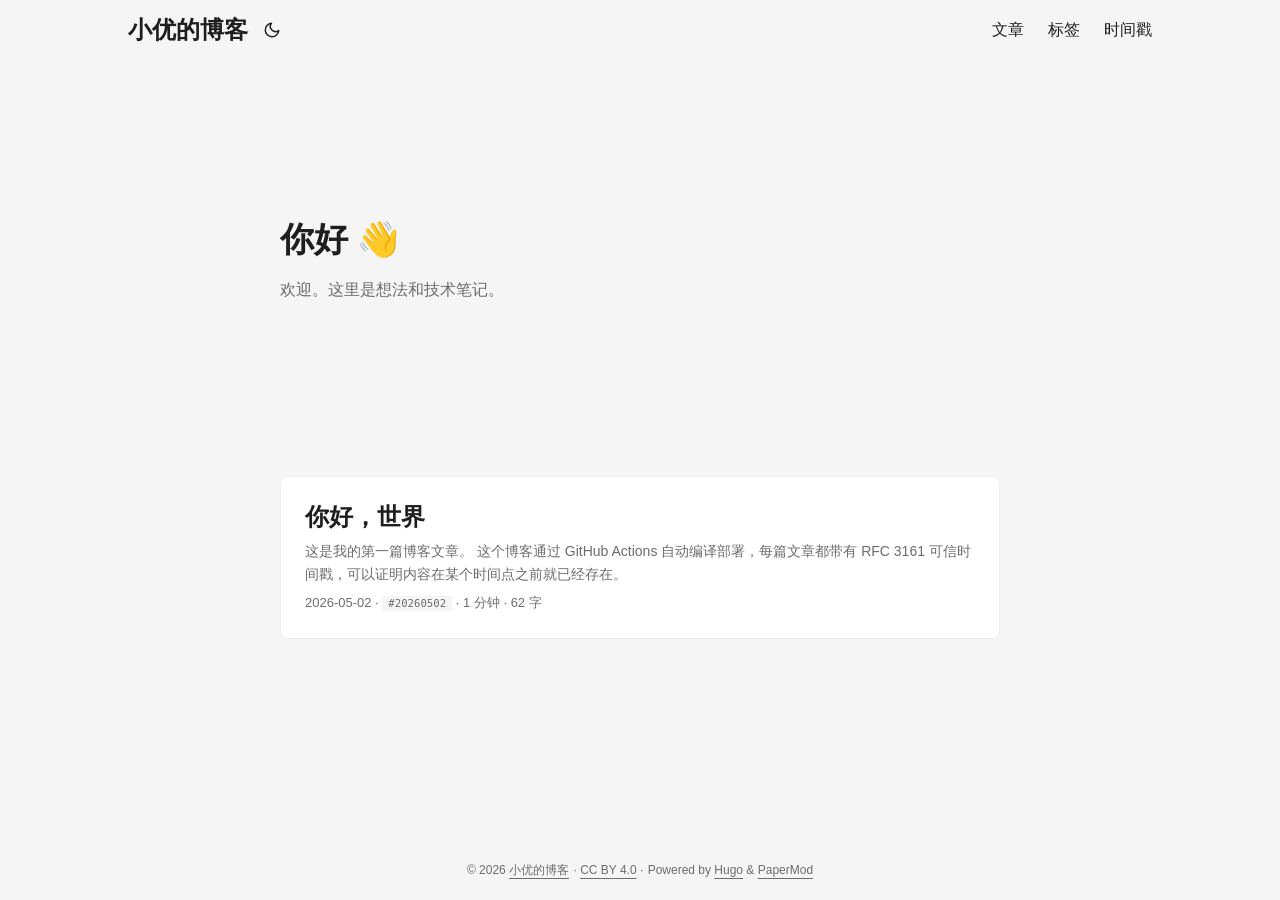
<file: index.html>
<!doctype html><html lang=en dir=auto data-theme=auto><head><meta name=generator content="Hugo 0.161.1"><meta charset=utf-8><meta http-equiv=X-UA-Compatible content="IE=edge"><meta name=viewport content="width=device-width,initial-scale=1,shrink-to-fit=no"><meta name=robots content="index, follow"><title>小优的博客</title><meta name=description content="记录想法与技术笔记"><meta name=author content><link rel=canonical href=https://vcxmug.github.io/><link crossorigin=anonymous href=/assets/css/stylesheet.a42ac573857bbf86f4fac79ca415074a29a6f8836ee8d543b2b0414a10167a03.css integrity="sha256-pCrFc4V7v4b0+secpBUHSimm+INu6NVDsrBBShAWegM=" rel="preload stylesheet" as=style><link rel=icon href=https://vcxmug.github.io/favicon.ico><link rel=icon type=image/png sizes=16x16 href=https://vcxmug.github.io/favicon-16x16.png><link rel=icon type=image/png sizes=32x32 href=https://vcxmug.github.io/favicon-32x32.png><link rel=apple-touch-icon href=https://vcxmug.github.io/apple-touch-icon.png><link rel=mask-icon href=https://vcxmug.github.io/safari-pinned-tab.svg><meta name=theme-color content="#2e2e33"><meta name=msapplication-TileColor content="#2e2e33"><link rel=alternate type=application/rss+xml href=https://vcxmug.github.io/index.xml title=rss><link rel=alternate hreflang=en href=https://vcxmug.github.io/><noscript><style>#theme-toggle,.top-link{display:none}</style><style>@media(prefers-color-scheme:dark){:root{--theme:rgb(29, 30, 32);--entry:rgb(46, 46, 51);--primary:rgb(218, 218, 219);--secondary:rgb(155, 156, 157);--tertiary:rgb(65, 66, 68);--content:rgb(196, 196, 197);--code-block-bg:rgb(46, 46, 51);--code-bg:rgb(55, 56, 62);--border:rgb(51, 51, 51);color-scheme:dark}.list{background:var(--theme)}.toc{background:var(--entry)}}</style></noscript><script>localStorage.getItem("pref-theme")==="dark"?document.querySelector("html").dataset.theme="dark":localStorage.getItem("pref-theme")==="light"?document.querySelector("html").dataset.theme="light":window.matchMedia("(prefers-color-scheme: dark)").matches?document.querySelector("html").dataset.theme="dark":document.querySelector("html").dataset.theme="light"</script><meta property="og:url" content="https://vcxmug.github.io/"><meta property="og:site_name" content="小优的博客"><meta property="og:title" content="小优的博客"><meta property="og:description" content="记录想法与技术笔记"><meta property="og:locale" content="zh_cn"><meta property="og:type" content="website"><meta name=twitter:card content="summary"><meta name=twitter:title content="小优的博客"><meta name=twitter:description content="记录想法与技术笔记"><script type=application/ld+json>{"@context":"https://schema.org","@type":"Organization","name":"小优的博客","url":"https://vcxmug.github.io/","description":"记录想法与技术笔记","logo":"https://vcxmug.github.io/favicon.ico","sameAs":[]}</script></head><body class=list id=top><header class=header><nav class=header-nav><div class=logo><a href=https://vcxmug.github.io/ accesskey=h title="小优的博客 (Alt + H)">小优的博客</a><div class=logo-switches><button id=theme-toggle class=theme-toggle accesskey=t title="(Alt + T)" aria-label="Toggle theme">
<svg class="moon" width="18" height="18" viewBox="0 0 24 24" fill="none" stroke="currentColor" stroke-width="2" stroke-linecap="round" stroke-linejoin="round"><path d="M21 12.79A9 9 0 1111.21 3 7 7 0 0021 12.79z"/></svg>
<svg class="sun" width="18" height="18" viewBox="0 0 24 24" fill="none" stroke="currentColor" stroke-width="2" stroke-linecap="round" stroke-linejoin="round"><circle cx="12" cy="12" r="5"/><line x1="12" y1="1" x2="12" y2="3"/><line x1="12" y1="21" x2="12" y2="23"/><line x1="4.22" y1="4.22" x2="5.64" y2="5.64"/><line x1="18.36" y1="18.36" x2="19.78" y2="19.78"/><line x1="1" y1="12" x2="3" y2="12"/><line x1="21" y1="12" x2="23" y2="12"/><line x1="4.22" y1="19.78" x2="5.64" y2="18.36"/><line x1="18.36" y1="5.64" x2="19.78" y2="4.22"/></svg></button></div></div><ul id=menu class=menu><li><a href=https://vcxmug.github.io/posts/ title=文章><span>文章</span></a></li><li><a href=https://vcxmug.github.io/tags/ title=标签><span>标签</span></a></li><li><a href=https://vcxmug.github.io/timestamp/ title=时间戳><span>时间戳</span></a></li></ul></nav></header><main class=main><article class="first-entry home-info"><header class=entry-header><h1>你好 👋</h1></header><div class="entry-content md-content"><p>欢迎。这里是想法和技术笔记。</p></div><footer class=entry-footer><div class=social-icons></div></footer></article><article class=post-entry><header class=entry-header><h2 class=entry-hint-parent>你好，世界</h2></header><div class=entry-content><p>这是我的第一篇博客文章。
这个博客通过 GitHub Actions 自动编译部署，每篇文章都带有 RFC 3161 可信时间戳，可以证明内容在某个时间点之前就已经存在。</p></div><footer class=entry-footer><span title='2026-05-02 00:00:00 +0000 UTC'>2026-05-02</span>&nbsp;·&nbsp;<a href=/timestamp/ class=ts-badge title='RFC 3161 可信时间戳'>#20260502</a>&nbsp;·&nbsp;<span>1 分钟</span>&nbsp;·&nbsp;<span>62 字</span></footer><a class=entry-link aria-label="post link to 你好，世界" href=https://vcxmug.github.io/posts/hello-world/></a></article></main><footer class=footer><span>&copy; 2026 <a href=https://vcxmug.github.io/>小优的博客</a></span> ·
<a href=https://creativecommons.org/licenses/by/4.0/deed.zh>CC BY 4.0</a> ·
<span>Powered by
<a href=https://gohugo.io/ rel="noopener noreferrer" target=_blank>Hugo</a> &
<a href=https://github.com/adityatelange/hugo-PaperMod/ rel=noopener target=_blank>PaperMod</a></span></footer><a href=#top id=top-link class="top-link hidden" aria-label="go to top" title="Go to Top (Alt + G)" accesskey=g><svg viewBox="0 0 24 24" fill="none" stroke="currentColor" stroke-width="2" stroke-linecap="round" stroke-linejoin="round" class="feather feather-chevrons-up"><polyline points="17 11 12 6 7 11"/><polyline points="17 18 12 13 7 18"/></svg>
</a><script>let menu=document.getElementById("menu");if(menu){const e=localStorage.getItem("menu-scroll-position");e&&(menu.scrollLeft=parseInt(e,10)),menu.onscroll=function(){localStorage.setItem("menu-scroll-position",menu.scrollLeft)}}document.querySelectorAll('a[href^="#"]').forEach(e=>{e.addEventListener("click",function(e){e.preventDefault();var t=this.getAttribute("href").substr(1);window.matchMedia("(prefers-reduced-motion: reduce)").matches?document.querySelector(`[id='${decodeURIComponent(t)}']`).scrollIntoView():document.querySelector(`[id='${decodeURIComponent(t)}']`).scrollIntoView({behavior:"smooth"}),t==="top"?history.replaceState(null,null," "):history.pushState(null,null,`#${t}`)})})</script><script>var toplink=document.getElementById("top-link");window.onscroll=function(){const e=window.innerHeight;document.body.scrollTop>e||document.documentElement.scrollTop>e?toplink.classList.remove("hidden"):toplink.classList.add("hidden")}</script><script>document.getElementById("theme-toggle").addEventListener("click",()=>{const e=document.querySelector("html");e.dataset.theme==="dark"?(e.dataset.theme="light",localStorage.setItem("pref-theme","light")):(e.dataset.theme="dark",localStorage.setItem("pref-theme","dark"))})</script></body></html>
</file>
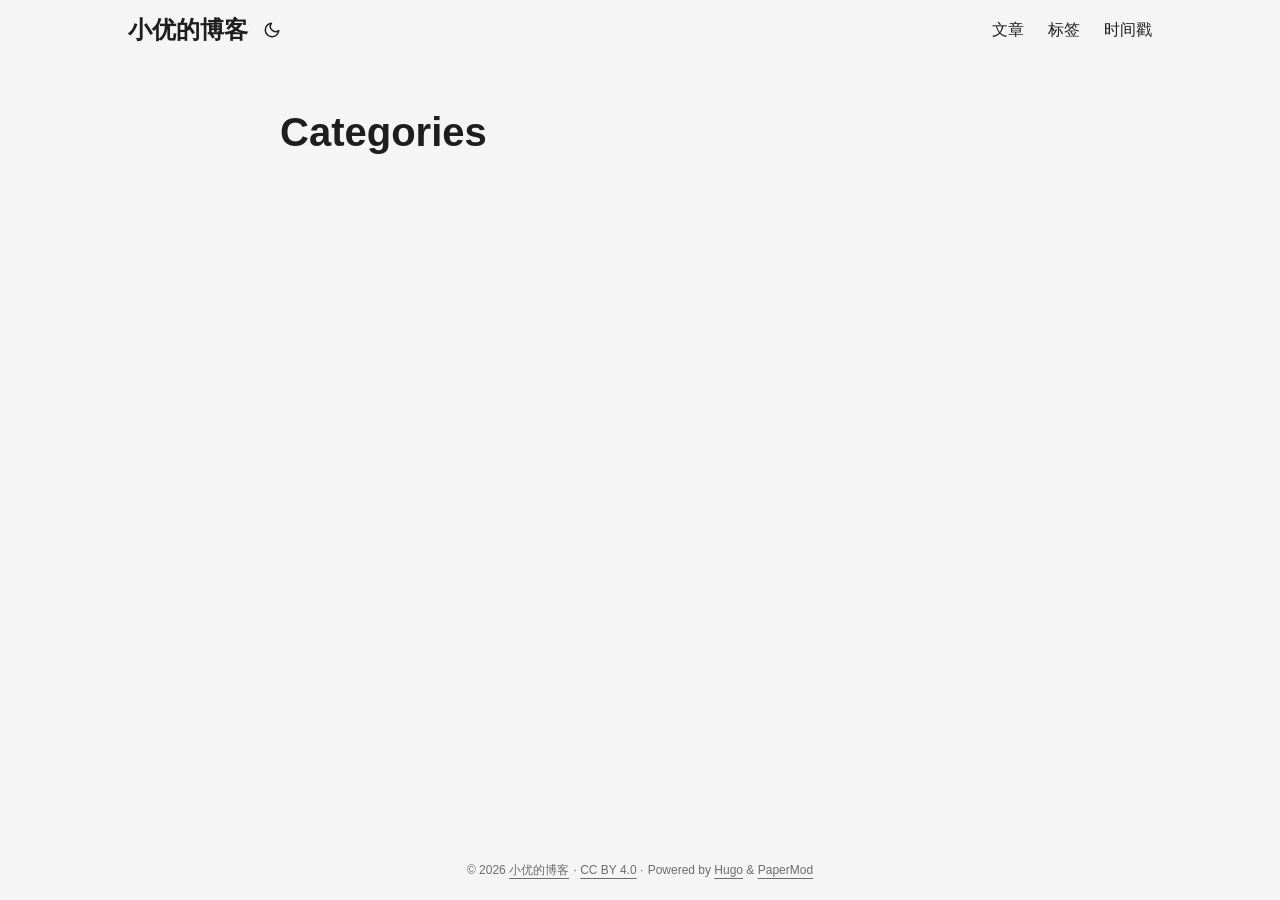
<file: categories/index.html>
<!doctype html><html lang=en dir=auto data-theme=auto><head><meta charset=utf-8><meta http-equiv=X-UA-Compatible content="IE=edge"><meta name=viewport content="width=device-width,initial-scale=1,shrink-to-fit=no"><meta name=robots content="index, follow"><title>Categories | 小优的博客</title><meta name=keywords content><meta name=description content="记录想法与技术笔记"><meta name=author content><link rel=canonical href=https://vcxmug.github.io/categories/><link crossorigin=anonymous href=/assets/css/stylesheet.a42ac573857bbf86f4fac79ca415074a29a6f8836ee8d543b2b0414a10167a03.css integrity="sha256-pCrFc4V7v4b0+secpBUHSimm+INu6NVDsrBBShAWegM=" rel="preload stylesheet" as=style><link rel=icon href=https://vcxmug.github.io/favicon.ico><link rel=icon type=image/png sizes=16x16 href=https://vcxmug.github.io/favicon-16x16.png><link rel=icon type=image/png sizes=32x32 href=https://vcxmug.github.io/favicon-32x32.png><link rel=apple-touch-icon href=https://vcxmug.github.io/apple-touch-icon.png><link rel=mask-icon href=https://vcxmug.github.io/safari-pinned-tab.svg><meta name=theme-color content="#2e2e33"><meta name=msapplication-TileColor content="#2e2e33"><link rel=alternate type=application/rss+xml href=https://vcxmug.github.io/categories/index.xml title=rss><link rel=alternate hreflang=en href=https://vcxmug.github.io/categories/><noscript><style>#theme-toggle,.top-link{display:none}</style><style>@media(prefers-color-scheme:dark){:root{--theme:rgb(29, 30, 32);--entry:rgb(46, 46, 51);--primary:rgb(218, 218, 219);--secondary:rgb(155, 156, 157);--tertiary:rgb(65, 66, 68);--content:rgb(196, 196, 197);--code-block-bg:rgb(46, 46, 51);--code-bg:rgb(55, 56, 62);--border:rgb(51, 51, 51);color-scheme:dark}.list{background:var(--theme)}.toc{background:var(--entry)}}</style></noscript><script>localStorage.getItem("pref-theme")==="dark"?document.querySelector("html").dataset.theme="dark":localStorage.getItem("pref-theme")==="light"?document.querySelector("html").dataset.theme="light":window.matchMedia("(prefers-color-scheme: dark)").matches?document.querySelector("html").dataset.theme="dark":document.querySelector("html").dataset.theme="light"</script><meta property="og:url" content="https://vcxmug.github.io/categories/"><meta property="og:site_name" content="小优的博客"><meta property="og:title" content="Categories"><meta property="og:description" content="记录想法与技术笔记"><meta property="og:locale" content="zh_cn"><meta property="og:type" content="website"><meta name=twitter:card content="summary"><meta name=twitter:title content="Categories"><meta name=twitter:description content="记录想法与技术笔记"></head><body class=list id=top><header class=header><nav class=header-nav><div class=logo><a href=https://vcxmug.github.io/ accesskey=h title="小优的博客 (Alt + H)">小优的博客</a><div class=logo-switches><button id=theme-toggle class=theme-toggle accesskey=t title="(Alt + T)" aria-label="Toggle theme">
<svg class="moon" width="18" height="18" viewBox="0 0 24 24" fill="none" stroke="currentColor" stroke-width="2" stroke-linecap="round" stroke-linejoin="round"><path d="M21 12.79A9 9 0 1111.21 3 7 7 0 0021 12.79z"/></svg>
<svg class="sun" width="18" height="18" viewBox="0 0 24 24" fill="none" stroke="currentColor" stroke-width="2" stroke-linecap="round" stroke-linejoin="round"><circle cx="12" cy="12" r="5"/><line x1="12" y1="1" x2="12" y2="3"/><line x1="12" y1="21" x2="12" y2="23"/><line x1="4.22" y1="4.22" x2="5.64" y2="5.64"/><line x1="18.36" y1="18.36" x2="19.78" y2="19.78"/><line x1="1" y1="12" x2="3" y2="12"/><line x1="21" y1="12" x2="23" y2="12"/><line x1="4.22" y1="19.78" x2="5.64" y2="18.36"/><line x1="18.36" y1="5.64" x2="19.78" y2="4.22"/></svg></button></div></div><ul id=menu class=menu><li><a href=https://vcxmug.github.io/posts/ title=文章><span>文章</span></a></li><li><a href=https://vcxmug.github.io/tags/ title=标签><span>标签</span></a></li><li><a href=https://vcxmug.github.io/timestamp/ title=时间戳><span>时间戳</span></a></li></ul></nav></header><main class=main><header class=page-header><h1>Categories</h1></header><ul class=terms-tags></ul></main><footer class=footer><span>&copy; 2026 <a href=https://vcxmug.github.io/>小优的博客</a></span> ·
<a href=https://creativecommons.org/licenses/by/4.0/deed.zh>CC BY 4.0</a> ·
<span>Powered by
<a href=https://gohugo.io/ rel="noopener noreferrer" target=_blank>Hugo</a> &
<a href=https://github.com/adityatelange/hugo-PaperMod/ rel=noopener target=_blank>PaperMod</a></span></footer><a href=#top id=top-link class="top-link hidden" aria-label="go to top" title="Go to Top (Alt + G)" accesskey=g><svg viewBox="0 0 24 24" fill="none" stroke="currentColor" stroke-width="2" stroke-linecap="round" stroke-linejoin="round" class="feather feather-chevrons-up"><polyline points="17 11 12 6 7 11"/><polyline points="17 18 12 13 7 18"/></svg>
</a><script>let menu=document.getElementById("menu");if(menu){const e=localStorage.getItem("menu-scroll-position");e&&(menu.scrollLeft=parseInt(e,10)),menu.onscroll=function(){localStorage.setItem("menu-scroll-position",menu.scrollLeft)}}document.querySelectorAll('a[href^="#"]').forEach(e=>{e.addEventListener("click",function(e){e.preventDefault();var t=this.getAttribute("href").substr(1);window.matchMedia("(prefers-reduced-motion: reduce)").matches?document.querySelector(`[id='${decodeURIComponent(t)}']`).scrollIntoView():document.querySelector(`[id='${decodeURIComponent(t)}']`).scrollIntoView({behavior:"smooth"}),t==="top"?history.replaceState(null,null," "):history.pushState(null,null,`#${t}`)})})</script><script>var toplink=document.getElementById("top-link");window.onscroll=function(){const e=window.innerHeight;document.body.scrollTop>e||document.documentElement.scrollTop>e?toplink.classList.remove("hidden"):toplink.classList.add("hidden")}</script><script>document.getElementById("theme-toggle").addEventListener("click",()=>{const e=document.querySelector("html");e.dataset.theme==="dark"?(e.dataset.theme="light",localStorage.setItem("pref-theme","light")):(e.dataset.theme="dark",localStorage.setItem("pref-theme","dark"))})</script></body></html>
</file>
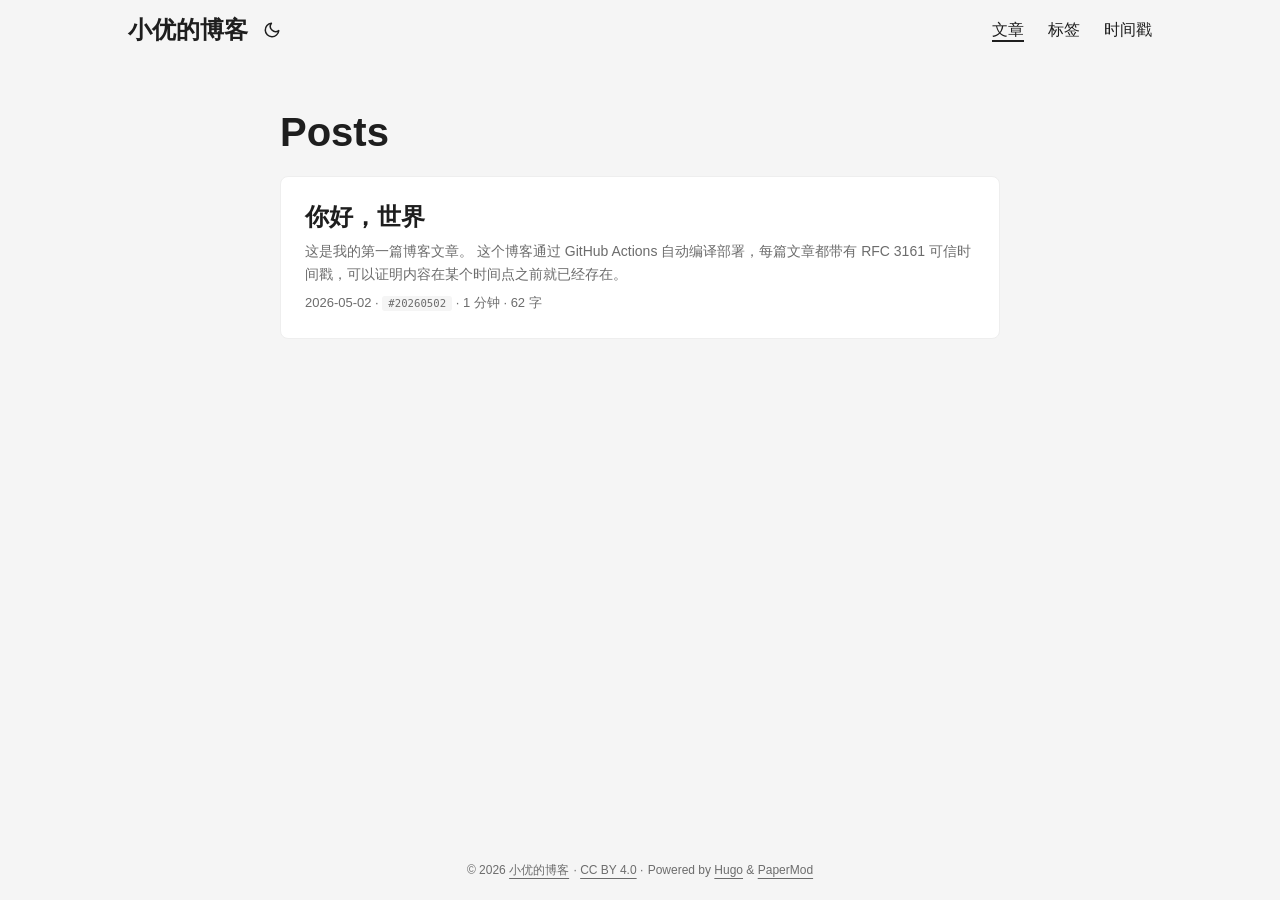
<file: posts/index.html>
<!doctype html><html lang=en dir=auto data-theme=auto><head><meta charset=utf-8><meta http-equiv=X-UA-Compatible content="IE=edge"><meta name=viewport content="width=device-width,initial-scale=1,shrink-to-fit=no"><meta name=robots content="index, follow"><title>Posts | 小优的博客</title><meta name=keywords content><meta name=description content="Posts - 小优的博客"><meta name=author content><link rel=canonical href=https://vcxmug.github.io/posts/><link crossorigin=anonymous href=/assets/css/stylesheet.a42ac573857bbf86f4fac79ca415074a29a6f8836ee8d543b2b0414a10167a03.css integrity="sha256-pCrFc4V7v4b0+secpBUHSimm+INu6NVDsrBBShAWegM=" rel="preload stylesheet" as=style><link rel=icon href=https://vcxmug.github.io/favicon.ico><link rel=icon type=image/png sizes=16x16 href=https://vcxmug.github.io/favicon-16x16.png><link rel=icon type=image/png sizes=32x32 href=https://vcxmug.github.io/favicon-32x32.png><link rel=apple-touch-icon href=https://vcxmug.github.io/apple-touch-icon.png><link rel=mask-icon href=https://vcxmug.github.io/safari-pinned-tab.svg><meta name=theme-color content="#2e2e33"><meta name=msapplication-TileColor content="#2e2e33"><link rel=alternate type=application/rss+xml href=https://vcxmug.github.io/posts/index.xml title=rss><link rel=alternate hreflang=en href=https://vcxmug.github.io/posts/><noscript><style>#theme-toggle,.top-link{display:none}</style><style>@media(prefers-color-scheme:dark){:root{--theme:rgb(29, 30, 32);--entry:rgb(46, 46, 51);--primary:rgb(218, 218, 219);--secondary:rgb(155, 156, 157);--tertiary:rgb(65, 66, 68);--content:rgb(196, 196, 197);--code-block-bg:rgb(46, 46, 51);--code-bg:rgb(55, 56, 62);--border:rgb(51, 51, 51);color-scheme:dark}.list{background:var(--theme)}.toc{background:var(--entry)}}</style></noscript><script>localStorage.getItem("pref-theme")==="dark"?document.querySelector("html").dataset.theme="dark":localStorage.getItem("pref-theme")==="light"?document.querySelector("html").dataset.theme="light":window.matchMedia("(prefers-color-scheme: dark)").matches?document.querySelector("html").dataset.theme="dark":document.querySelector("html").dataset.theme="light"</script><meta property="og:url" content="https://vcxmug.github.io/posts/"><meta property="og:site_name" content="小优的博客"><meta property="og:title" content="Posts"><meta property="og:description" content="记录想法与技术笔记"><meta property="og:locale" content="zh_cn"><meta property="og:type" content="website"><meta name=twitter:card content="summary"><meta name=twitter:title content="Posts"><meta name=twitter:description content="记录想法与技术笔记"><script type=application/ld+json>{"@context":"https://schema.org","@type":"BreadcrumbList","itemListElement":[{"@type":"ListItem","position":1,"name":"Posts","item":"https://vcxmug.github.io/posts/"}]}</script></head><body class=list id=top><header class=header><nav class=header-nav><div class=logo><a href=https://vcxmug.github.io/ accesskey=h title="小优的博客 (Alt + H)">小优的博客</a><div class=logo-switches><button id=theme-toggle class=theme-toggle accesskey=t title="(Alt + T)" aria-label="Toggle theme">
<svg class="moon" width="18" height="18" viewBox="0 0 24 24" fill="none" stroke="currentColor" stroke-width="2" stroke-linecap="round" stroke-linejoin="round"><path d="M21 12.79A9 9 0 1111.21 3 7 7 0 0021 12.79z"/></svg>
<svg class="sun" width="18" height="18" viewBox="0 0 24 24" fill="none" stroke="currentColor" stroke-width="2" stroke-linecap="round" stroke-linejoin="round"><circle cx="12" cy="12" r="5"/><line x1="12" y1="1" x2="12" y2="3"/><line x1="12" y1="21" x2="12" y2="23"/><line x1="4.22" y1="4.22" x2="5.64" y2="5.64"/><line x1="18.36" y1="18.36" x2="19.78" y2="19.78"/><line x1="1" y1="12" x2="3" y2="12"/><line x1="21" y1="12" x2="23" y2="12"/><line x1="4.22" y1="19.78" x2="5.64" y2="18.36"/><line x1="18.36" y1="5.64" x2="19.78" y2="4.22"/></svg></button></div></div><ul id=menu class=menu><li><a href=https://vcxmug.github.io/posts/ title=文章><span class=active>文章</span></a></li><li><a href=https://vcxmug.github.io/tags/ title=标签><span>标签</span></a></li><li><a href=https://vcxmug.github.io/timestamp/ title=时间戳><span>时间戳</span></a></li></ul></nav></header><main class=main><header class=page-header><h1>Posts</h1></header><article class=post-entry><header class=entry-header><h2 class=entry-hint-parent>你好，世界</h2></header><div class=entry-content><p>这是我的第一篇博客文章。
这个博客通过 GitHub Actions 自动编译部署，每篇文章都带有 RFC 3161 可信时间戳，可以证明内容在某个时间点之前就已经存在。</p></div><footer class=entry-footer><span title='2026-05-02 00:00:00 +0000 UTC'>2026-05-02</span>&nbsp;·&nbsp;<a href=/timestamp/ class=ts-badge title='RFC 3161 可信时间戳'>#20260502</a>&nbsp;·&nbsp;<span>1 分钟</span>&nbsp;·&nbsp;<span>62 字</span></footer><a class=entry-link aria-label="post link to 你好，世界" href=https://vcxmug.github.io/posts/hello-world/></a></article></main><footer class=footer><span>&copy; 2026 <a href=https://vcxmug.github.io/>小优的博客</a></span> ·
<a href=https://creativecommons.org/licenses/by/4.0/deed.zh>CC BY 4.0</a> ·
<span>Powered by
<a href=https://gohugo.io/ rel="noopener noreferrer" target=_blank>Hugo</a> &
<a href=https://github.com/adityatelange/hugo-PaperMod/ rel=noopener target=_blank>PaperMod</a></span></footer><a href=#top id=top-link class="top-link hidden" aria-label="go to top" title="Go to Top (Alt + G)" accesskey=g><svg viewBox="0 0 24 24" fill="none" stroke="currentColor" stroke-width="2" stroke-linecap="round" stroke-linejoin="round" class="feather feather-chevrons-up"><polyline points="17 11 12 6 7 11"/><polyline points="17 18 12 13 7 18"/></svg>
</a><script>let menu=document.getElementById("menu");if(menu){const e=localStorage.getItem("menu-scroll-position");e&&(menu.scrollLeft=parseInt(e,10)),menu.onscroll=function(){localStorage.setItem("menu-scroll-position",menu.scrollLeft)}}document.querySelectorAll('a[href^="#"]').forEach(e=>{e.addEventListener("click",function(e){e.preventDefault();var t=this.getAttribute("href").substr(1);window.matchMedia("(prefers-reduced-motion: reduce)").matches?document.querySelector(`[id='${decodeURIComponent(t)}']`).scrollIntoView():document.querySelector(`[id='${decodeURIComponent(t)}']`).scrollIntoView({behavior:"smooth"}),t==="top"?history.replaceState(null,null," "):history.pushState(null,null,`#${t}`)})})</script><script>var toplink=document.getElementById("top-link");window.onscroll=function(){const e=window.innerHeight;document.body.scrollTop>e||document.documentElement.scrollTop>e?toplink.classList.remove("hidden"):toplink.classList.add("hidden")}</script><script>document.getElementById("theme-toggle").addEventListener("click",()=>{const e=document.querySelector("html");e.dataset.theme==="dark"?(e.dataset.theme="light",localStorage.setItem("pref-theme","light")):(e.dataset.theme="dark",localStorage.setItem("pref-theme","dark"))})</script></body></html>
</file>
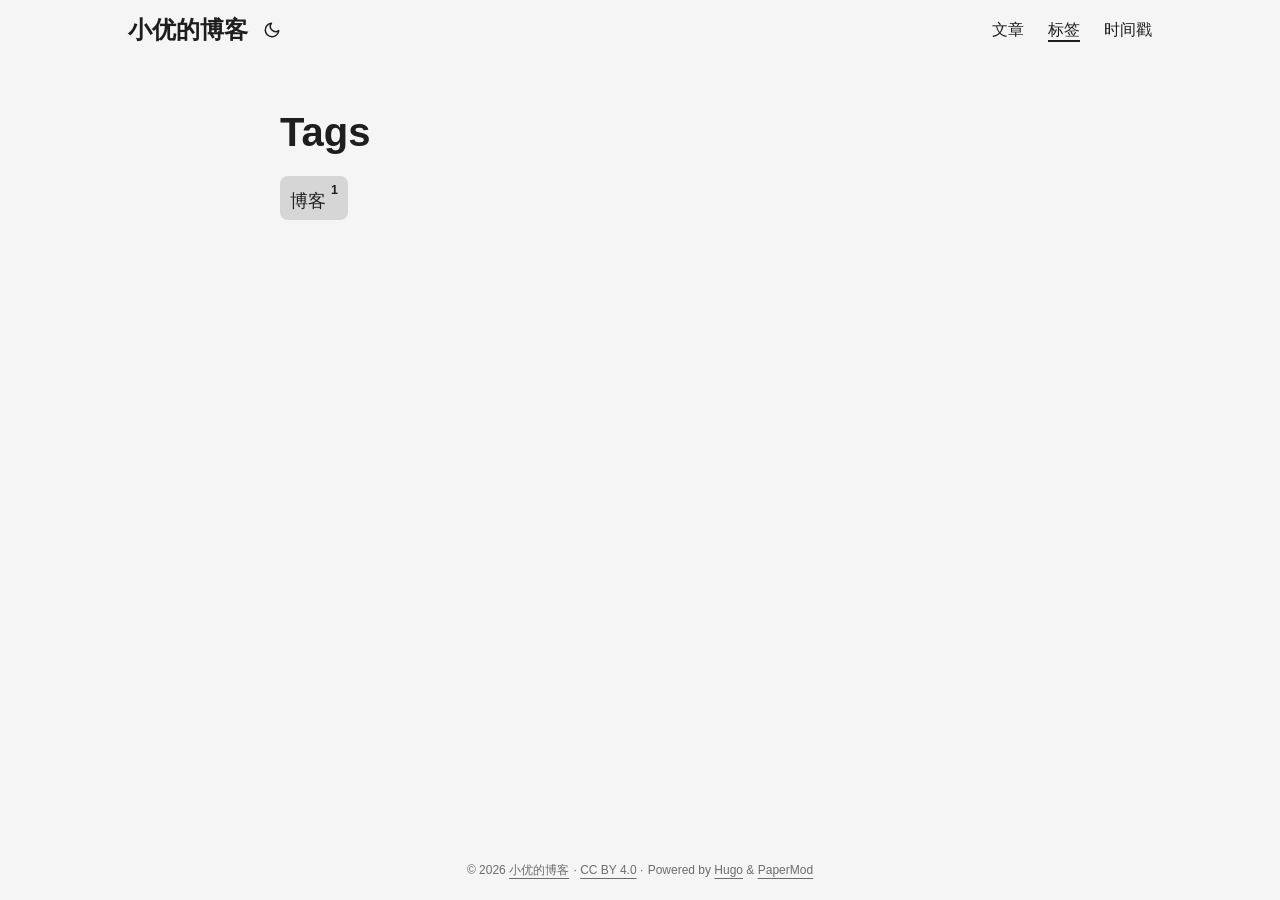
<file: tags/index.html>
<!doctype html><html lang=en dir=auto data-theme=auto><head><meta charset=utf-8><meta http-equiv=X-UA-Compatible content="IE=edge"><meta name=viewport content="width=device-width,initial-scale=1,shrink-to-fit=no"><meta name=robots content="index, follow"><title>Tags | 小优的博客</title><meta name=keywords content><meta name=description content="记录想法与技术笔记"><meta name=author content><link rel=canonical href=https://vcxmug.github.io/tags/><link crossorigin=anonymous href=/assets/css/stylesheet.a42ac573857bbf86f4fac79ca415074a29a6f8836ee8d543b2b0414a10167a03.css integrity="sha256-pCrFc4V7v4b0+secpBUHSimm+INu6NVDsrBBShAWegM=" rel="preload stylesheet" as=style><link rel=icon href=https://vcxmug.github.io/favicon.ico><link rel=icon type=image/png sizes=16x16 href=https://vcxmug.github.io/favicon-16x16.png><link rel=icon type=image/png sizes=32x32 href=https://vcxmug.github.io/favicon-32x32.png><link rel=apple-touch-icon href=https://vcxmug.github.io/apple-touch-icon.png><link rel=mask-icon href=https://vcxmug.github.io/safari-pinned-tab.svg><meta name=theme-color content="#2e2e33"><meta name=msapplication-TileColor content="#2e2e33"><link rel=alternate type=application/rss+xml href=https://vcxmug.github.io/tags/index.xml title=rss><link rel=alternate hreflang=en href=https://vcxmug.github.io/tags/><noscript><style>#theme-toggle,.top-link{display:none}</style><style>@media(prefers-color-scheme:dark){:root{--theme:rgb(29, 30, 32);--entry:rgb(46, 46, 51);--primary:rgb(218, 218, 219);--secondary:rgb(155, 156, 157);--tertiary:rgb(65, 66, 68);--content:rgb(196, 196, 197);--code-block-bg:rgb(46, 46, 51);--code-bg:rgb(55, 56, 62);--border:rgb(51, 51, 51);color-scheme:dark}.list{background:var(--theme)}.toc{background:var(--entry)}}</style></noscript><script>localStorage.getItem("pref-theme")==="dark"?document.querySelector("html").dataset.theme="dark":localStorage.getItem("pref-theme")==="light"?document.querySelector("html").dataset.theme="light":window.matchMedia("(prefers-color-scheme: dark)").matches?document.querySelector("html").dataset.theme="dark":document.querySelector("html").dataset.theme="light"</script><meta property="og:url" content="https://vcxmug.github.io/tags/"><meta property="og:site_name" content="小优的博客"><meta property="og:title" content="Tags"><meta property="og:description" content="记录想法与技术笔记"><meta property="og:locale" content="zh_cn"><meta property="og:type" content="website"><meta name=twitter:card content="summary"><meta name=twitter:title content="Tags"><meta name=twitter:description content="记录想法与技术笔记"></head><body class=list id=top><header class=header><nav class=header-nav><div class=logo><a href=https://vcxmug.github.io/ accesskey=h title="小优的博客 (Alt + H)">小优的博客</a><div class=logo-switches><button id=theme-toggle class=theme-toggle accesskey=t title="(Alt + T)" aria-label="Toggle theme">
<svg class="moon" width="18" height="18" viewBox="0 0 24 24" fill="none" stroke="currentColor" stroke-width="2" stroke-linecap="round" stroke-linejoin="round"><path d="M21 12.79A9 9 0 1111.21 3 7 7 0 0021 12.79z"/></svg>
<svg class="sun" width="18" height="18" viewBox="0 0 24 24" fill="none" stroke="currentColor" stroke-width="2" stroke-linecap="round" stroke-linejoin="round"><circle cx="12" cy="12" r="5"/><line x1="12" y1="1" x2="12" y2="3"/><line x1="12" y1="21" x2="12" y2="23"/><line x1="4.22" y1="4.22" x2="5.64" y2="5.64"/><line x1="18.36" y1="18.36" x2="19.78" y2="19.78"/><line x1="1" y1="12" x2="3" y2="12"/><line x1="21" y1="12" x2="23" y2="12"/><line x1="4.22" y1="19.78" x2="5.64" y2="18.36"/><line x1="18.36" y1="5.64" x2="19.78" y2="4.22"/></svg></button></div></div><ul id=menu class=menu><li><a href=https://vcxmug.github.io/posts/ title=文章><span>文章</span></a></li><li><a href=https://vcxmug.github.io/tags/ title=标签><span class=active>标签</span></a></li><li><a href=https://vcxmug.github.io/timestamp/ title=时间戳><span>时间戳</span></a></li></ul></nav></header><main class=main><header class=page-header><h1>Tags</h1></header><ul class=terms-tags><li><a href=https://vcxmug.github.io/tags/%E5%8D%9A%E5%AE%A2/>博客 <sup><strong><sup>1</sup></strong></sup></a></li></ul></main><footer class=footer><span>&copy; 2026 <a href=https://vcxmug.github.io/>小优的博客</a></span> ·
<a href=https://creativecommons.org/licenses/by/4.0/deed.zh>CC BY 4.0</a> ·
<span>Powered by
<a href=https://gohugo.io/ rel="noopener noreferrer" target=_blank>Hugo</a> &
<a href=https://github.com/adityatelange/hugo-PaperMod/ rel=noopener target=_blank>PaperMod</a></span></footer><a href=#top id=top-link class="top-link hidden" aria-label="go to top" title="Go to Top (Alt + G)" accesskey=g><svg viewBox="0 0 24 24" fill="none" stroke="currentColor" stroke-width="2" stroke-linecap="round" stroke-linejoin="round" class="feather feather-chevrons-up"><polyline points="17 11 12 6 7 11"/><polyline points="17 18 12 13 7 18"/></svg>
</a><script>let menu=document.getElementById("menu");if(menu){const e=localStorage.getItem("menu-scroll-position");e&&(menu.scrollLeft=parseInt(e,10)),menu.onscroll=function(){localStorage.setItem("menu-scroll-position",menu.scrollLeft)}}document.querySelectorAll('a[href^="#"]').forEach(e=>{e.addEventListener("click",function(e){e.preventDefault();var t=this.getAttribute("href").substr(1);window.matchMedia("(prefers-reduced-motion: reduce)").matches?document.querySelector(`[id='${decodeURIComponent(t)}']`).scrollIntoView():document.querySelector(`[id='${decodeURIComponent(t)}']`).scrollIntoView({behavior:"smooth"}),t==="top"?history.replaceState(null,null," "):history.pushState(null,null,`#${t}`)})})</script><script>var toplink=document.getElementById("top-link");window.onscroll=function(){const e=window.innerHeight;document.body.scrollTop>e||document.documentElement.scrollTop>e?toplink.classList.remove("hidden"):toplink.classList.add("hidden")}</script><script>document.getElementById("theme-toggle").addEventListener("click",()=>{const e=document.querySelector("html");e.dataset.theme==="dark"?(e.dataset.theme="light",localStorage.setItem("pref-theme","light")):(e.dataset.theme="dark",localStorage.setItem("pref-theme","dark"))})</script></body></html>
</file>
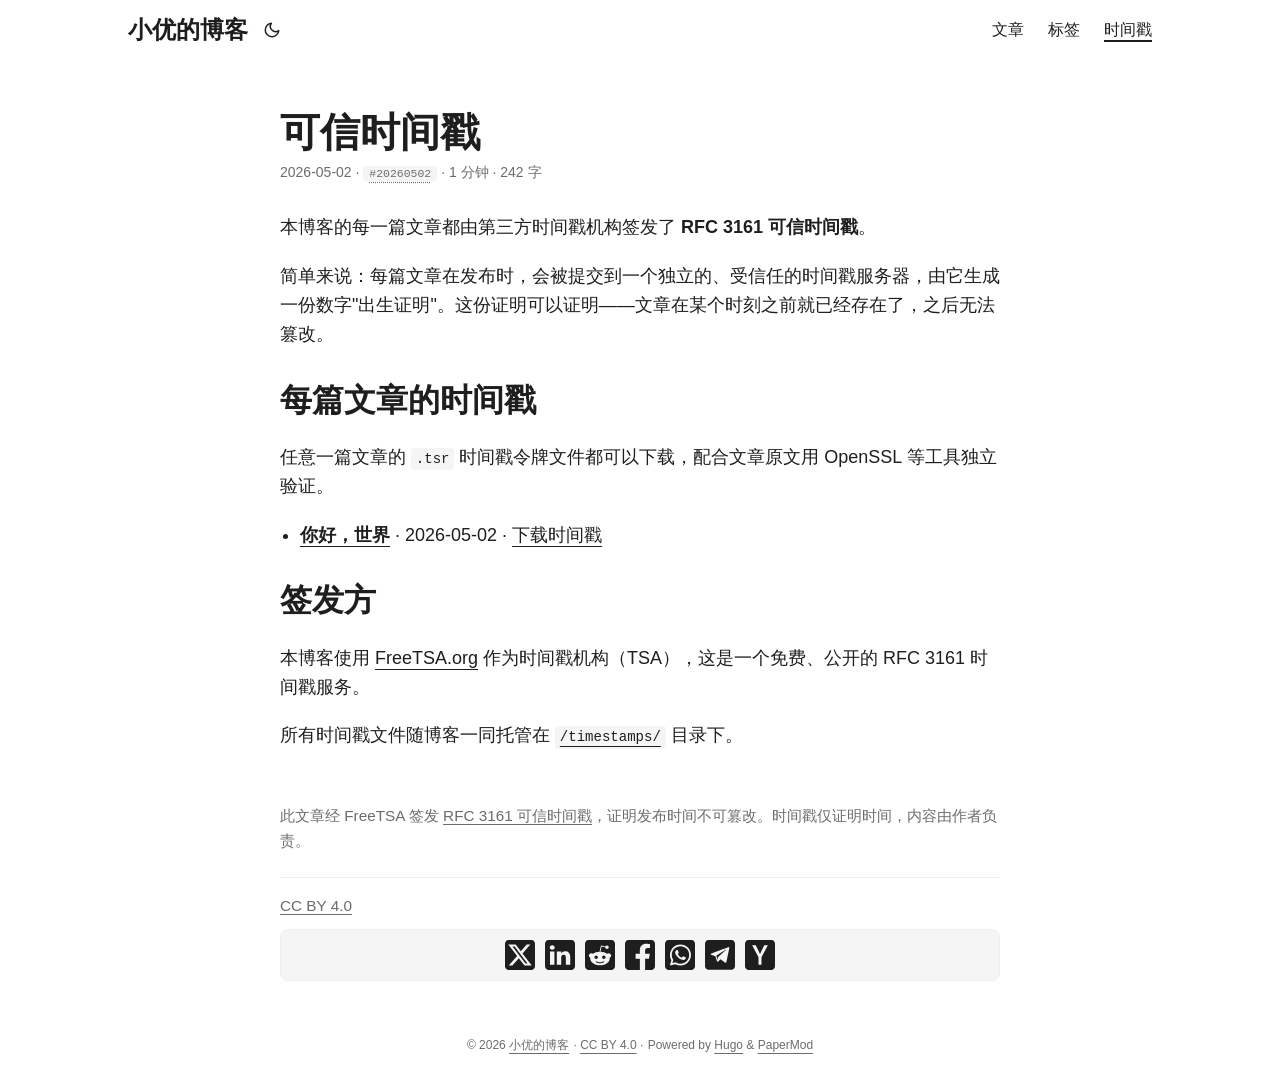
<file: timestamp/index.html>
<!doctype html><html lang=en dir=auto data-theme=auto><head><meta charset=utf-8><meta http-equiv=X-UA-Compatible content="IE=edge"><meta name=viewport content="width=device-width,initial-scale=1,shrink-to-fit=no"><meta name=robots content="index, follow"><title>可信时间戳 | 小优的博客</title><meta name=keywords content><meta name=description content='本博客的每一篇文章都由第三方时间戳机构签发了 RFC 3161 可信时间戳。
简单来说：每篇文章在发布时，会被提交到一个独立的、受信任的时间戳服务器，由它生成一份数字"出生证明"。这份证明可以证明——文章在某个时刻之前就已经存在了，之后无法篡改。'><meta name=author content><link rel=canonical href=https://vcxmug.github.io/timestamp/><link crossorigin=anonymous href=/assets/css/stylesheet.a42ac573857bbf86f4fac79ca415074a29a6f8836ee8d543b2b0414a10167a03.css integrity="sha256-pCrFc4V7v4b0+secpBUHSimm+INu6NVDsrBBShAWegM=" rel="preload stylesheet" as=style><link rel=icon href=https://vcxmug.github.io/favicon.ico><link rel=icon type=image/png sizes=16x16 href=https://vcxmug.github.io/favicon-16x16.png><link rel=icon type=image/png sizes=32x32 href=https://vcxmug.github.io/favicon-32x32.png><link rel=apple-touch-icon href=https://vcxmug.github.io/apple-touch-icon.png><link rel=mask-icon href=https://vcxmug.github.io/safari-pinned-tab.svg><meta name=theme-color content="#2e2e33"><meta name=msapplication-TileColor content="#2e2e33"><link rel=alternate hreflang=en href=https://vcxmug.github.io/timestamp/><noscript><style>#theme-toggle,.top-link{display:none}</style><style>@media(prefers-color-scheme:dark){:root{--theme:rgb(29, 30, 32);--entry:rgb(46, 46, 51);--primary:rgb(218, 218, 219);--secondary:rgb(155, 156, 157);--tertiary:rgb(65, 66, 68);--content:rgb(196, 196, 197);--code-block-bg:rgb(46, 46, 51);--code-bg:rgb(55, 56, 62);--border:rgb(51, 51, 51);color-scheme:dark}.list{background:var(--theme)}.toc{background:var(--entry)}}</style></noscript><script>localStorage.getItem("pref-theme")==="dark"?document.querySelector("html").dataset.theme="dark":localStorage.getItem("pref-theme")==="light"?document.querySelector("html").dataset.theme="light":window.matchMedia("(prefers-color-scheme: dark)").matches?document.querySelector("html").dataset.theme="dark":document.querySelector("html").dataset.theme="light"</script><meta property="og:url" content="https://vcxmug.github.io/timestamp/"><meta property="og:site_name" content="小优的博客"><meta property="og:title" content="可信时间戳"><meta property="og:description" content='本博客的每一篇文章都由第三方时间戳机构签发了 RFC 3161 可信时间戳。
简单来说：每篇文章在发布时，会被提交到一个独立的、受信任的时间戳服务器，由它生成一份数字"出生证明"。这份证明可以证明——文章在某个时刻之前就已经存在了，之后无法篡改。'><meta property="og:locale" content="zh_cn"><meta property="og:type" content="article"><meta property="article:published_time" content="2026-05-02T00:00:00+00:00"><meta property="article:modified_time" content="2026-05-02T15:57:10+08:00"><meta name=twitter:card content="summary"><meta name=twitter:title content="可信时间戳"><meta name=twitter:description content='本博客的每一篇文章都由第三方时间戳机构签发了 RFC 3161 可信时间戳。
简单来说：每篇文章在发布时，会被提交到一个独立的、受信任的时间戳服务器，由它生成一份数字"出生证明"。这份证明可以证明——文章在某个时刻之前就已经存在了，之后无法篡改。'><script type=application/ld+json>{"@context":"https://schema.org","@type":"BreadcrumbList","itemListElement":[{"@type":"ListItem","position":1,"name":"可信时间戳","item":"https://vcxmug.github.io/timestamp/"}]}</script><script type=application/ld+json>{"@context":"https://schema.org","@type":"BlogPosting","headline":"可信时间戳","name":"可信时间戳","description":"本博客的每一篇文章都由第三方时间戳机构签发了 RFC 3161 可信时间戳。\n简单来说：每篇文章在发布时，会被提交到一个独立的、受信任的时间戳服务器，由它生成一份数字\u0026quot;出生证明\u0026quot;。这份证明可以证明——文章在某个时刻之前就已经存在了，之后无法篡改。\n","keywords":[],"articleBody":"本博客的每一篇文章都由第三方时间戳机构签发了 RFC 3161 可信时间戳。\n简单来说：每篇文章在发布时，会被提交到一个独立的、受信任的时间戳服务器，由它生成一份数字\"出生证明\"。这份证明可以证明——文章在某个时刻之前就已经存在了，之后无法篡改。\n每篇文章的时间戳 任意一篇文章的 .tsr 时间戳令牌文件都可以下载，配合文章原文用 OpenSSL 等工具独立验证。\n你好，世界 · 2026-05-02 · 下载时间戳 签发方 本博客使用 FreeTSA.org 作为时间戳机构（TSA），这是一个免费、公开的 RFC 3161 时间戳服务。\n所有时间戳文件随博客一同托管在 /timestamps/ 目录下。\n","wordCount":"242","inLanguage":"en","datePublished":"2026-05-02T00:00:00Z","dateModified":"2026-05-02T15:57:10+08:00","mainEntityOfPage":{"@type":"WebPage","@id":"https://vcxmug.github.io/timestamp/"},"publisher":{"@type":"Organization","name":"小优的博客","logo":{"@type":"ImageObject","url":"https://vcxmug.github.io/favicon.ico"}}}</script></head><body id=top><header class=header><nav class=header-nav><div class=logo><a href=https://vcxmug.github.io/ accesskey=h title="小优的博客 (Alt + H)">小优的博客</a><div class=logo-switches><button id=theme-toggle class=theme-toggle accesskey=t title="(Alt + T)" aria-label="Toggle theme">
<svg class="moon" width="18" height="18" viewBox="0 0 24 24" fill="none" stroke="currentColor" stroke-width="2" stroke-linecap="round" stroke-linejoin="round"><path d="M21 12.79A9 9 0 1111.21 3 7 7 0 0021 12.79z"/></svg>
<svg class="sun" width="18" height="18" viewBox="0 0 24 24" fill="none" stroke="currentColor" stroke-width="2" stroke-linecap="round" stroke-linejoin="round"><circle cx="12" cy="12" r="5"/><line x1="12" y1="1" x2="12" y2="3"/><line x1="12" y1="21" x2="12" y2="23"/><line x1="4.22" y1="4.22" x2="5.64" y2="5.64"/><line x1="18.36" y1="18.36" x2="19.78" y2="19.78"/><line x1="1" y1="12" x2="3" y2="12"/><line x1="21" y1="12" x2="23" y2="12"/><line x1="4.22" y1="19.78" x2="5.64" y2="18.36"/><line x1="18.36" y1="5.64" x2="19.78" y2="4.22"/></svg></button></div></div><ul id=menu class=menu><li><a href=https://vcxmug.github.io/posts/ title=文章><span>文章</span></a></li><li><a href=https://vcxmug.github.io/tags/ title=标签><span>标签</span></a></li><li><a href=https://vcxmug.github.io/timestamp/ title=时间戳><span class=active>时间戳</span></a></li></ul></nav></header><main class=main><article class=post-single><header class=post-header><h1 class="post-title entry-hint-parent">可信时间戳</h1><div class=post-meta><span title='2026-05-02 00:00:00 +0000 UTC'>2026-05-02</span>&nbsp;·&nbsp;<a href=/timestamp/ class=ts-badge title='RFC 3161 可信时间戳'>#20260502</a>&nbsp;·&nbsp;<span>1 分钟</span>&nbsp;·&nbsp;<span>242 字</span></div></header><div class="post-content md-content"><p>本博客的每一篇文章都由第三方时间戳机构签发了 <strong>RFC 3161 可信时间戳</strong>。</p><p>简单来说：每篇文章在发布时，会被提交到一个独立的、受信任的时间戳服务器，由它生成一份数字"出生证明"。这份证明可以证明——文章在某个时刻之前就已经存在了，之后无法篡改。</p><h2 id=每篇文章的时间戳>每篇文章的时间戳<a hidden class=anchor aria-hidden=true href=#每篇文章的时间戳>#</a></h2><p>任意一篇文章的 <code>.tsr</code> 时间戳令牌文件都可以下载，配合文章原文用 OpenSSL 等工具独立验证。</p><ul><li><strong><a href=/posts/hello-world/>你好，世界</a></strong>
· 2026-05-02
· <a href=/timestamps/hello-world.tsr>下载时间戳</a></li></ul><h2 id=签发方>签发方<a hidden class=anchor aria-hidden=true href=#签发方>#</a></h2><p>本博客使用 <a href=https://freetsa.org>FreeTSA.org</a> 作为时间戳机构（TSA），这是一个免费、公开的 RFC 3161 时间戳服务。</p><p>所有时间戳文件随博客一同托管在 <a href=/timestamps/><code>/timestamps/</code></a> 目录下。</p></div><footer class=post-footer><ul class=post-tags></ul><div class=post-timestamp>此文章经 FreeTSA 签发 <a href=/timestamp/>RFC 3161 可信时间戳</a>，证明发布时间不可篡改。时间戳仅证明时间，内容由作者负责。</div><div class=post-license><a href=https://creativecommons.org/licenses/by/4.0/deed.zh rel="license noopener" target=_blank>CC BY 4.0</a></div><ul class=share-buttons><li><a target=_blank rel="noopener noreferrer" aria-label="share 可信时间戳 on x" href="https://x.com/intent/tweet/?text=%e5%8f%af%e4%bf%a1%e6%97%b6%e9%97%b4%e6%88%b3&amp;url=https%3a%2f%2fvcxmug.github.io%2ftimestamp%2f&amp;hashtags="><svg viewBox="0 0 512 512" height="30" width="30" fill="currentColor"><path d="M512 62.554V449.446C512 483.97 483.97 512 449.446 512H62.554C28.03 512 0 483.97.0 449.446V62.554C0 28.03 28.029.0 62.554.0H449.446C483.971.0 512 28.03 512 62.554zM269.951 190.75 182.567 75.216H56L207.216 272.95 63.9 436.783h61.366L235.9 310.383l96.667 126.4H456L298.367 228.367l134-153.151H371.033zM127.633 110h36.468l219.38 290.065H349.5z"/></svg></a></li><li><a target=_blank rel="noopener noreferrer" aria-label="share 可信时间戳 on linkedin" href="https://www.linkedin.com/shareArticle?mini=true&amp;url=https%3a%2f%2fvcxmug.github.io%2ftimestamp%2f&amp;title=%e5%8f%af%e4%bf%a1%e6%97%b6%e9%97%b4%e6%88%b3&amp;summary=%e5%8f%af%e4%bf%a1%e6%97%b6%e9%97%b4%e6%88%b3&amp;source=https%3a%2f%2fvcxmug.github.io%2ftimestamp%2f"><svg viewBox="0 0 512 512" height="30" width="30" fill="currentColor"><path d="M449.446.0C483.971.0 512 28.03 512 62.554v386.892C512 483.97 483.97 512 449.446 512H62.554c-34.524.0-62.554-28.03-62.554-62.554V62.554c0-34.524 28.029-62.554 62.554-62.554h386.892zM160.461 423.278V197.561h-75.04v225.717h75.04zm270.539.0V293.839c0-69.333-37.018-101.586-86.381-101.586-39.804.0-57.634 21.891-67.617 37.266v-31.958h-75.021c.995 21.181.0 225.717.0 225.717h75.02V297.222c0-6.748.486-13.492 2.474-18.315 5.414-13.475 17.767-27.434 38.494-27.434 27.135.0 38.007 20.707 38.007 51.037v120.768H431zM123.448 88.722C97.774 88.722 81 105.601 81 127.724c0 21.658 16.264 39.002 41.455 39.002h.484c26.165.0 42.452-17.344 42.452-39.002-.485-22.092-16.241-38.954-41.943-39.002z"/></svg></a></li><li><a target=_blank rel="noopener noreferrer" aria-label="share 可信时间戳 on reddit" href="https://reddit.com/submit?url=https%3a%2f%2fvcxmug.github.io%2ftimestamp%2f&title=%e5%8f%af%e4%bf%a1%e6%97%b6%e9%97%b4%e6%88%b3"><svg viewBox="0 0 512 512" height="30" width="30" fill="currentColor"><path d="M449.446.0C483.971.0 512 28.03 512 62.554v386.892C512 483.97 483.97 512 449.446 512H62.554c-34.524.0-62.554-28.03-62.554-62.554V62.554c0-34.524 28.029-62.554 62.554-62.554h386.892zM446 265.638c0-22.964-18.616-41.58-41.58-41.58-11.211.0-21.361 4.457-28.841 11.666-28.424-20.508-67.586-33.757-111.204-35.278l18.941-89.121 61.884 13.157c.756 15.734 13.642 28.29 29.56 28.29 16.407.0 29.706-13.299 29.706-29.701.0-16.403-13.299-29.702-29.706-29.702-11.666.0-21.657 6.792-26.515 16.578l-69.105-14.69c-1.922-.418-3.939-.042-5.585 1.036-1.658 1.073-2.811 2.761-3.224 4.686l-21.152 99.438c-44.258 1.228-84.046 14.494-112.837 35.232-7.468-7.164-17.589-11.591-28.757-11.591-22.965.0-41.585 18.616-41.585 41.58.0 16.896 10.095 31.41 24.568 37.918-.639 4.135-.99 8.328-.99 12.576.0 63.977 74.469 115.836 166.33 115.836s166.334-51.859 166.334-115.836c0-4.218-.347-8.387-.977-12.493 14.564-6.47 24.735-21.034 24.735-38.001zM326.526 373.831c-20.27 20.241-59.115 21.816-70.534 21.816-11.428.0-50.277-1.575-70.522-21.82-3.007-3.008-3.007-7.882.0-10.889 3.003-2.999 7.882-3.003 10.885.0 12.777 12.781 40.11 17.317 59.637 17.317 19.522.0 46.86-4.536 59.657-17.321 3.016-2.999 7.886-2.995 10.885.008 3.008 3.011 3.003 7.882-.008 10.889zm-5.23-48.781c-16.373.0-29.701-13.324-29.701-29.698.0-16.381 13.328-29.714 29.701-29.714 16.378.0 29.706 13.333 29.706 29.714.0 16.374-13.328 29.698-29.706 29.698zM160.91 295.348c0-16.381 13.328-29.71 29.714-29.71 16.369.0 29.689 13.329 29.689 29.71.0 16.373-13.32 29.693-29.689 29.693-16.386.0-29.714-13.32-29.714-29.693z"/></svg></a></li><li><a target=_blank rel="noopener noreferrer" aria-label="share 可信时间戳 on facebook" href="https://facebook.com/sharer/sharer.php?u=https%3a%2f%2fvcxmug.github.io%2ftimestamp%2f"><svg viewBox="0 0 512 512" height="30" width="30" fill="currentColor"><path d="M449.446.0C483.971.0 512 28.03 512 62.554v386.892C512 483.97 483.97 512 449.446 512H342.978V319.085h66.6l12.672-82.621h-79.272v-53.617c0-22.603 11.073-44.636 46.58-44.636H425.6v-70.34s-32.71-5.582-63.982-5.582c-65.288.0-107.96 39.569-107.96 111.204v62.971h-72.573v82.621h72.573V512h-191.104c-34.524.0-62.554-28.03-62.554-62.554V62.554c0-34.524 28.029-62.554 62.554-62.554h386.892z"/></svg></a></li><li><a target=_blank rel="noopener noreferrer" aria-label="share 可信时间戳 on whatsapp" href="https://api.whatsapp.com/send?text=%e5%8f%af%e4%bf%a1%e6%97%b6%e9%97%b4%e6%88%b3%20-%20https%3a%2f%2fvcxmug.github.io%2ftimestamp%2f"><svg viewBox="0 0 512 512" height="30" width="30" fill="currentColor"><path d="M449.446.0C483.971.0 512 28.03 512 62.554v386.892C512 483.97 483.97 512 449.446 512H62.554c-34.524.0-62.554-28.03-62.554-62.554V62.554c0-34.524 28.029-62.554 62.554-62.554h386.892zm-58.673 127.703c-33.842-33.881-78.847-52.548-126.798-52.568-98.799.0-179.21 80.405-179.249 179.234-.013 31.593 8.241 62.428 23.927 89.612l-25.429 92.884 95.021-24.925c26.181 14.28 55.659 21.807 85.658 21.816h.074c98.789.0 179.206-80.413 179.247-179.243.018-47.895-18.61-92.93-52.451-126.81zM263.976 403.485h-.06c-26.734-.01-52.954-7.193-75.828-20.767l-5.441-3.229-56.386 14.792 15.05-54.977-3.542-5.637c-14.913-23.72-22.791-51.136-22.779-79.287.033-82.142 66.867-148.971 149.046-148.971 39.793.014 77.199 15.531 105.329 43.692 28.128 28.16 43.609 65.592 43.594 105.4-.034 82.149-66.866 148.983-148.983 148.984zm81.721-111.581c-4.479-2.242-26.499-13.075-30.604-14.571-4.105-1.495-7.091-2.241-10.077 2.241-2.986 4.483-11.569 14.572-14.182 17.562-2.612 2.988-5.225 3.364-9.703 1.12-4.479-2.241-18.91-6.97-36.017-22.23C231.8 264.15 222.81 249.484 220.198 245s-.279-6.908 1.963-9.14c2.016-2.007 4.48-5.232 6.719-7.847 2.24-2.615 2.986-4.484 4.479-7.472 1.493-2.99.747-5.604-.374-7.846-1.119-2.241-10.077-24.288-13.809-33.256-3.635-8.733-7.327-7.55-10.077-7.688-2.609-.13-5.598-.158-8.583-.158-2.986.0-7.839 1.121-11.944 5.604-4.105 4.484-15.675 15.32-15.675 37.364.0 22.046 16.048 43.342 18.287 46.332 2.24 2.99 31.582 48.227 76.511 67.627 10.685 4.615 19.028 7.371 25.533 9.434 10.728 3.41 20.492 2.929 28.209 1.775 8.605-1.285 26.499-10.833 30.231-21.295 3.732-10.464 3.732-19.431 2.612-21.298-1.119-1.869-4.105-2.99-8.583-5.232z"/></svg></a></li><li><a target=_blank rel="noopener noreferrer" aria-label="share 可信时间戳 on telegram" href="https://telegram.me/share/url?text=%e5%8f%af%e4%bf%a1%e6%97%b6%e9%97%b4%e6%88%b3&amp;url=https%3a%2f%2fvcxmug.github.io%2ftimestamp%2f"><svg viewBox="2 2 28 28" height="30" width="30" fill="currentColor"><path d="M26.49 29.86H5.5a3.37 3.37.0 01-2.47-1 3.35 3.35.0 01-1-2.47V5.48A3.36 3.36.0 013 3 3.37 3.37.0 015.5 2h21A3.38 3.38.0 0129 3a3.36 3.36.0 011 2.46V26.37a3.35 3.35.0 01-1 2.47 3.38 3.38.0 01-2.51 1.02zm-5.38-6.71a.79.79.0 00.85-.66L24.73 9.24a.55.55.0 00-.18-.46.62.62.0 00-.41-.17q-.08.0-16.53 6.11a.59.59.0 00-.41.59.57.57.0 00.43.52l4 1.24 1.61 4.83a.62.62.0 00.63.43.56.56.0 00.4-.17L16.54 20l4.09 3A.9.9.0 0021.11 23.15zM13.8 20.71l-1.21-4q8.72-5.55 8.78-5.55c.15.0.23.0.23.16a.18.18.0 010 .06s-2.51 2.3-7.52 6.8z"/></svg></a></li><li><a target=_blank rel="noopener noreferrer" aria-label="share 可信时间戳 on ycombinator" href="https://news.ycombinator.com/submitlink?t=%e5%8f%af%e4%bf%a1%e6%97%b6%e9%97%b4%e6%88%b3&u=https%3a%2f%2fvcxmug.github.io%2ftimestamp%2f"><svg width="30" height="30" viewBox="0 0 512 512" fill="currentColor"><path d="M449.446.0C483.971.0 512 28.03 512 62.554V449.446C512 483.97 483.97 512 449.446 512H62.554C28.03 512 0 483.97.0 449.446V62.554C0 28.03 28.029.0 62.554.0H449.446zM183.8767 87.9921h-62.034L230.6673 292.4508V424.0079h50.6655V292.4508L390.1575 87.9921H328.1233L256 238.2489z"/></svg></a></li></ul></footer></article></main><footer class=footer><span>&copy; 2026 <a href=https://vcxmug.github.io/>小优的博客</a></span> ·
<a href=https://creativecommons.org/licenses/by/4.0/deed.zh>CC BY 4.0</a> ·
<span>Powered by
<a href=https://gohugo.io/ rel="noopener noreferrer" target=_blank>Hugo</a> &
<a href=https://github.com/adityatelange/hugo-PaperMod/ rel=noopener target=_blank>PaperMod</a></span></footer><a href=#top id=top-link class="top-link hidden" aria-label="go to top" title="Go to Top (Alt + G)" accesskey=g><svg viewBox="0 0 24 24" fill="none" stroke="currentColor" stroke-width="2" stroke-linecap="round" stroke-linejoin="round" class="feather feather-chevrons-up"><polyline points="17 11 12 6 7 11"/><polyline points="17 18 12 13 7 18"/></svg>
</a><script>let menu=document.getElementById("menu");if(menu){const e=localStorage.getItem("menu-scroll-position");e&&(menu.scrollLeft=parseInt(e,10)),menu.onscroll=function(){localStorage.setItem("menu-scroll-position",menu.scrollLeft)}}document.querySelectorAll('a[href^="#"]').forEach(e=>{e.addEventListener("click",function(e){e.preventDefault();var t=this.getAttribute("href").substr(1);window.matchMedia("(prefers-reduced-motion: reduce)").matches?document.querySelector(`[id='${decodeURIComponent(t)}']`).scrollIntoView():document.querySelector(`[id='${decodeURIComponent(t)}']`).scrollIntoView({behavior:"smooth"}),t==="top"?history.replaceState(null,null," "):history.pushState(null,null,`#${t}`)})})</script><script>var toplink=document.getElementById("top-link");window.onscroll=function(){const e=window.innerHeight;document.body.scrollTop>e||document.documentElement.scrollTop>e?toplink.classList.remove("hidden"):toplink.classList.add("hidden")}</script><script>document.getElementById("theme-toggle").addEventListener("click",()=>{const e=document.querySelector("html");e.dataset.theme==="dark"?(e.dataset.theme="light",localStorage.setItem("pref-theme","light")):(e.dataset.theme="dark",localStorage.setItem("pref-theme","dark"))})</script><script>document.querySelectorAll("pre > code").forEach(e=>{const n=e.parentNode.parentNode,t=document.createElement("button");t.classList.add("copy-code"),t.innerHTML="复制";function s(){t.innerHTML="已复制！",setTimeout(()=>{t.innerHTML="复制"},2e3)}t.addEventListener("click",t=>{if("clipboard"in navigator){navigator.clipboard.writeText(e.textContent),s();return}const n=document.createRange();n.selectNodeContents(e);const o=window.getSelection();o.removeAllRanges(),o.addRange(n);try{document.execCommand("copy"),s()}catch{}o.removeRange(n)}),n.classList.contains("highlight")?n.appendChild(t):n.parentNode.firstChild==n||(e.parentNode.parentNode.parentNode.parentNode.parentNode.nodeName=="TABLE"?e.parentNode.parentNode.parentNode.parentNode.parentNode.appendChild(t):e.parentNode.appendChild(t))})</script></body></html>
</file>
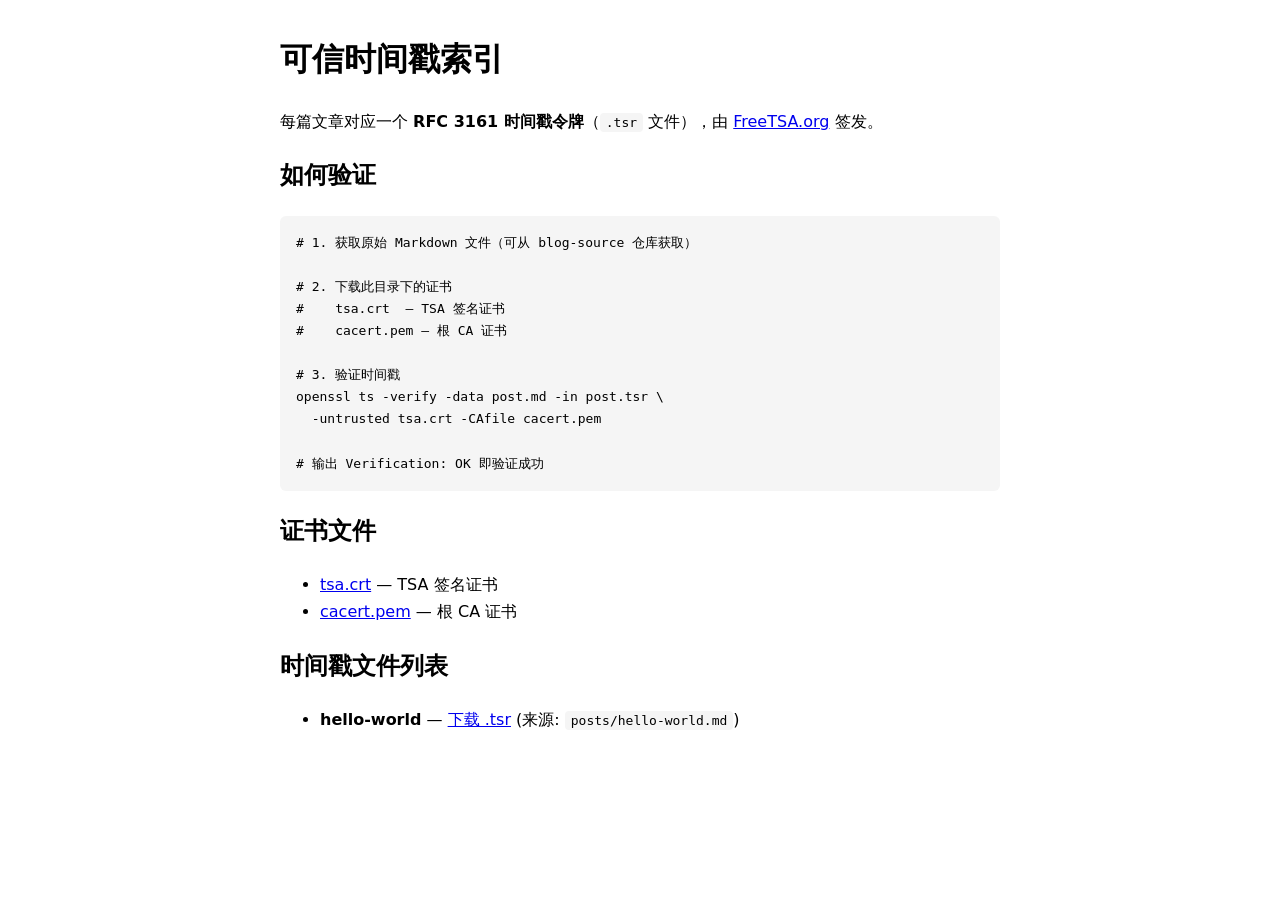
<file: timestamps/index.html>
<!DOCTYPE html>
<html lang="zh-CN">
<head>
<meta charset="utf-8">
<title>可信时间戳索引</title>
<style>
  body { font-family: system-ui; max-width: 720px; margin: 2rem auto; padding: 0 1rem; line-height: 1.7; }
  code { background: #f5f5f5; padding: 2px 6px; border-radius: 4px; }
  pre { background: #f5f5f5; padding: 1rem; border-radius: 6px; overflow-x: auto; }
</style>
</head>
<body>
<h1>可信时间戳索引</h1>
<p>每篇文章对应一个 <strong>RFC 3161 时间戳令牌</strong>（<code>.tsr</code> 文件），由 <a href="https://freetsa.org">FreeTSA.org</a> 签发。</p>

<h2>如何验证</h2>
<pre># 1. 获取原始 Markdown 文件（可从 blog-source 仓库获取）

# 2. 下载此目录下的证书
#    tsa.crt  — TSA 签名证书
#    cacert.pem — 根 CA 证书

# 3. 验证时间戳
openssl ts -verify -data post.md -in post.tsr \
  -untrusted tsa.crt -CAfile cacert.pem

# 输出 Verification: OK 即验证成功</pre>

<h2>证书文件</h2>
<ul>
  <li><a href="/timestamps/tsa.crt">tsa.crt</a> — TSA 签名证书</li>
  <li><a href="/timestamps/cacert.pem">cacert.pem</a> — 根 CA 证书</li>
</ul>

<h2>时间戳文件列表</h2>
<ul id="list"></ul>

<script>
fetch('/timestamps/index.json')
  .then(r => r.json())
  .then(data => {
    const ul = document.getElementById('list');
    data.forEach(item => {
      const li = document.createElement('li');
      li.innerHTML = `<strong>${item.slug}</strong> — <a href="${item.tsr}">下载 .tsr</a> (来源: <code>${item.source}</code>)`;
      ul.appendChild(li);
    });
  });
</script>
</body>
</html>
</file>
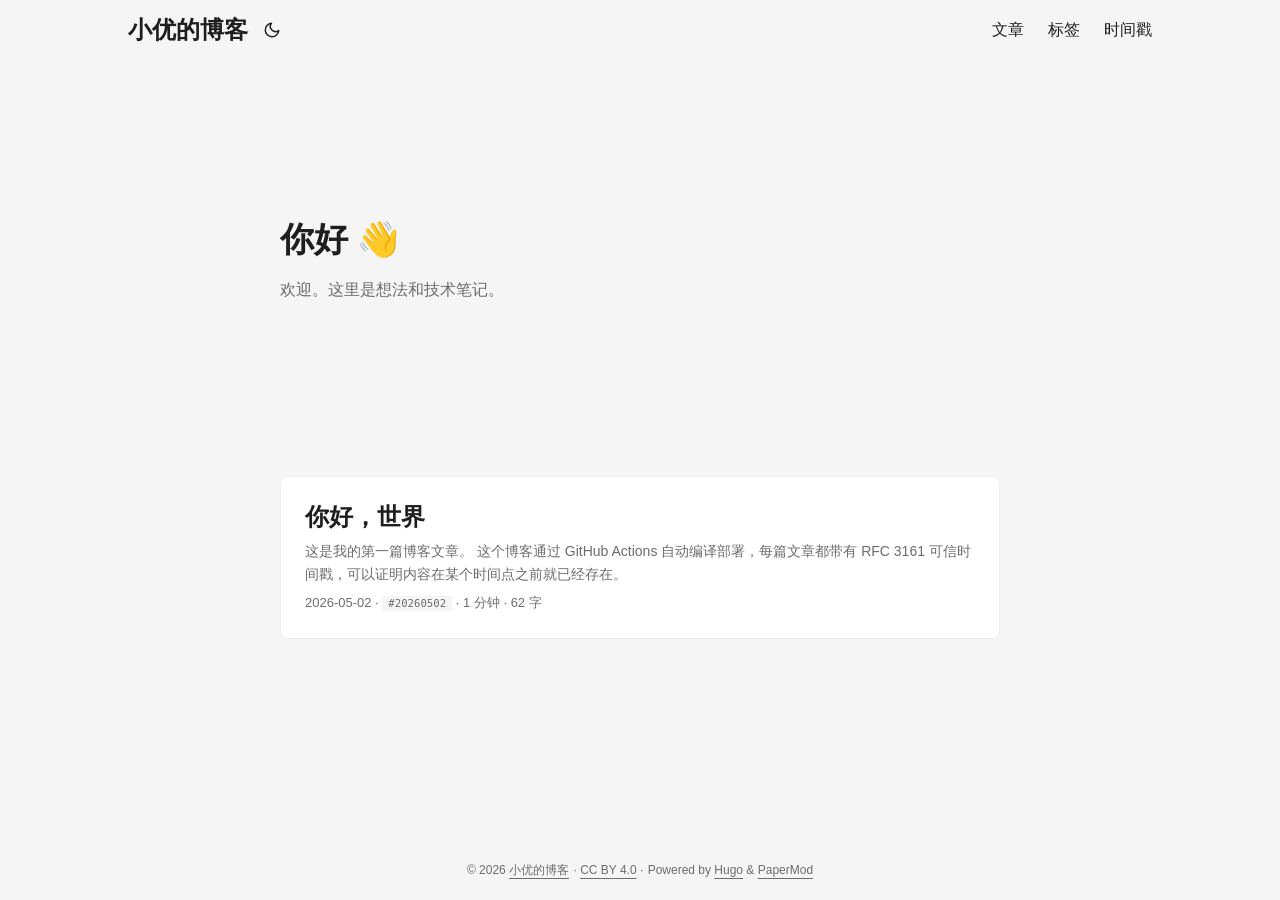
<file: page/1/index.html>
<!doctype html><html lang=zh-cn><head><title>https://vcxmug.github.io/</title><link rel=canonical href=https://vcxmug.github.io/><meta charset=utf-8><meta http-equiv=refresh content="0; url=https://vcxmug.github.io/"></head></html>
</file>
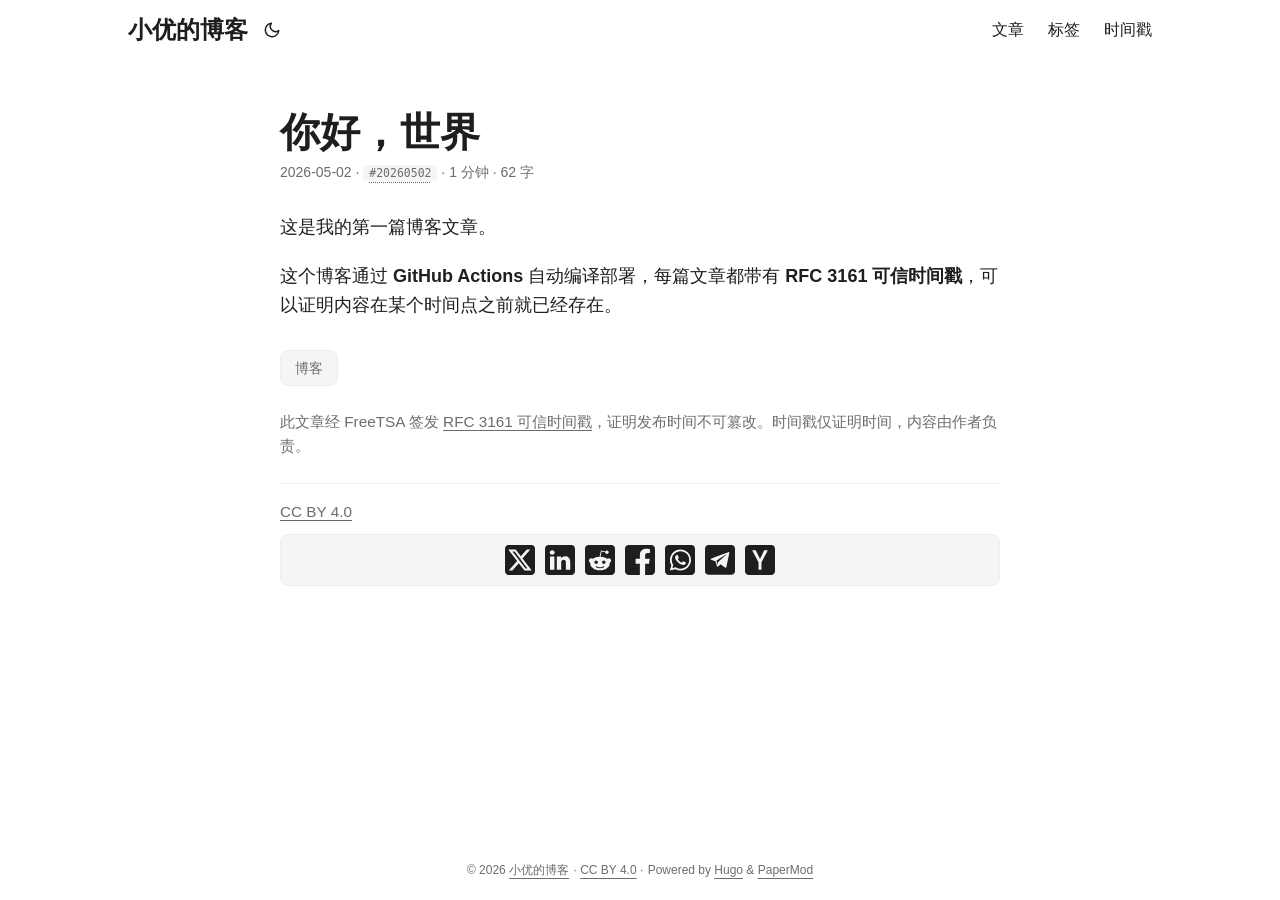
<file: posts/hello-world/index.html>
<!doctype html><html lang=en dir=auto data-theme=auto><head><meta charset=utf-8><meta http-equiv=X-UA-Compatible content="IE=edge"><meta name=viewport content="width=device-width,initial-scale=1,shrink-to-fit=no"><meta name=robots content="index, follow"><title>你好，世界 | 小优的博客</title><meta name=keywords content="博客"><meta name=description content="这是我的第一篇博客文章。
这个博客通过 GitHub Actions 自动编译部署，每篇文章都带有 RFC 3161 可信时间戳，可以证明内容在某个时间点之前就已经存在。"><meta name=author content><link rel=canonical href=https://vcxmug.github.io/posts/hello-world/><link crossorigin=anonymous href=/assets/css/stylesheet.a42ac573857bbf86f4fac79ca415074a29a6f8836ee8d543b2b0414a10167a03.css integrity="sha256-pCrFc4V7v4b0+secpBUHSimm+INu6NVDsrBBShAWegM=" rel="preload stylesheet" as=style><link rel=icon href=https://vcxmug.github.io/favicon.ico><link rel=icon type=image/png sizes=16x16 href=https://vcxmug.github.io/favicon-16x16.png><link rel=icon type=image/png sizes=32x32 href=https://vcxmug.github.io/favicon-32x32.png><link rel=apple-touch-icon href=https://vcxmug.github.io/apple-touch-icon.png><link rel=mask-icon href=https://vcxmug.github.io/safari-pinned-tab.svg><meta name=theme-color content="#2e2e33"><meta name=msapplication-TileColor content="#2e2e33"><link rel=alternate hreflang=en href=https://vcxmug.github.io/posts/hello-world/><noscript><style>#theme-toggle,.top-link{display:none}</style><style>@media(prefers-color-scheme:dark){:root{--theme:rgb(29, 30, 32);--entry:rgb(46, 46, 51);--primary:rgb(218, 218, 219);--secondary:rgb(155, 156, 157);--tertiary:rgb(65, 66, 68);--content:rgb(196, 196, 197);--code-block-bg:rgb(46, 46, 51);--code-bg:rgb(55, 56, 62);--border:rgb(51, 51, 51);color-scheme:dark}.list{background:var(--theme)}.toc{background:var(--entry)}}</style></noscript><script>localStorage.getItem("pref-theme")==="dark"?document.querySelector("html").dataset.theme="dark":localStorage.getItem("pref-theme")==="light"?document.querySelector("html").dataset.theme="light":window.matchMedia("(prefers-color-scheme: dark)").matches?document.querySelector("html").dataset.theme="dark":document.querySelector("html").dataset.theme="light"</script><meta property="og:url" content="https://vcxmug.github.io/posts/hello-world/"><meta property="og:site_name" content="小优的博客"><meta property="og:title" content="你好，世界"><meta property="og:description" content="这是我的第一篇博客文章。
这个博客通过 GitHub Actions 自动编译部署，每篇文章都带有 RFC 3161 可信时间戳，可以证明内容在某个时间点之前就已经存在。"><meta property="og:locale" content="zh_cn"><meta property="og:type" content="article"><meta property="article:section" content="posts"><meta property="article:published_time" content="2026-05-02T00:00:00+00:00"><meta property="article:modified_time" content="2026-05-02T11:07:54+08:00"><meta property="article:tag" content="博客"><meta name=twitter:card content="summary"><meta name=twitter:title content="你好，世界"><meta name=twitter:description content="这是我的第一篇博客文章。
这个博客通过 GitHub Actions 自动编译部署，每篇文章都带有 RFC 3161 可信时间戳，可以证明内容在某个时间点之前就已经存在。"><script type=application/ld+json>{"@context":"https://schema.org","@type":"BreadcrumbList","itemListElement":[{"@type":"ListItem","position":1,"name":"Posts","item":"https://vcxmug.github.io/posts/"},{"@type":"ListItem","position":2,"name":"你好，世界","item":"https://vcxmug.github.io/posts/hello-world/"}]}</script><script type=application/ld+json>{"@context":"https://schema.org","@type":"BlogPosting","headline":"你好，世界","name":"你好，世界","description":"这是我的第一篇博客文章。\n这个博客通过 GitHub Actions 自动编译部署，每篇文章都带有 RFC 3161 可信时间戳，可以证明内容在某个时间点之前就已经存在。\n","keywords":["博客"],"articleBody":"这是我的第一篇博客文章。\n这个博客通过 GitHub Actions 自动编译部署，每篇文章都带有 RFC 3161 可信时间戳，可以证明内容在某个时间点之前就已经存在。\n","wordCount":"62","inLanguage":"en","datePublished":"2026-05-02T00:00:00Z","dateModified":"2026-05-02T11:07:54+08:00","mainEntityOfPage":{"@type":"WebPage","@id":"https://vcxmug.github.io/posts/hello-world/"},"publisher":{"@type":"Organization","name":"小优的博客","logo":{"@type":"ImageObject","url":"https://vcxmug.github.io/favicon.ico"}}}</script></head><body id=top><header class=header><nav class=header-nav><div class=logo><a href=https://vcxmug.github.io/ accesskey=h title="小优的博客 (Alt + H)">小优的博客</a><div class=logo-switches><button id=theme-toggle class=theme-toggle accesskey=t title="(Alt + T)" aria-label="Toggle theme">
<svg class="moon" width="18" height="18" viewBox="0 0 24 24" fill="none" stroke="currentColor" stroke-width="2" stroke-linecap="round" stroke-linejoin="round"><path d="M21 12.79A9 9 0 1111.21 3 7 7 0 0021 12.79z"/></svg>
<svg class="sun" width="18" height="18" viewBox="0 0 24 24" fill="none" stroke="currentColor" stroke-width="2" stroke-linecap="round" stroke-linejoin="round"><circle cx="12" cy="12" r="5"/><line x1="12" y1="1" x2="12" y2="3"/><line x1="12" y1="21" x2="12" y2="23"/><line x1="4.22" y1="4.22" x2="5.64" y2="5.64"/><line x1="18.36" y1="18.36" x2="19.78" y2="19.78"/><line x1="1" y1="12" x2="3" y2="12"/><line x1="21" y1="12" x2="23" y2="12"/><line x1="4.22" y1="19.78" x2="5.64" y2="18.36"/><line x1="18.36" y1="5.64" x2="19.78" y2="4.22"/></svg></button></div></div><ul id=menu class=menu><li><a href=https://vcxmug.github.io/posts/ title=文章><span>文章</span></a></li><li><a href=https://vcxmug.github.io/tags/ title=标签><span>标签</span></a></li><li><a href=https://vcxmug.github.io/timestamp/ title=时间戳><span>时间戳</span></a></li></ul></nav></header><main class=main><article class=post-single><header class=post-header><h1 class="post-title entry-hint-parent">你好，世界</h1><div class=post-meta><span title='2026-05-02 00:00:00 +0000 UTC'>2026-05-02</span>&nbsp;·&nbsp;<a href=/timestamp/ class=ts-badge title='RFC 3161 可信时间戳'>#20260502</a>&nbsp;·&nbsp;<span>1 分钟</span>&nbsp;·&nbsp;<span>62 字</span></div></header><div class="post-content md-content"><p>这是我的第一篇博客文章。</p><p>这个博客通过 <strong>GitHub Actions</strong> 自动编译部署，每篇文章都带有 <strong>RFC 3161 可信时间戳</strong>，可以证明内容在某个时间点之前就已经存在。</p></div><footer class=post-footer><ul class=post-tags><li><a href=https://vcxmug.github.io/tags/%E5%8D%9A%E5%AE%A2/>博客</a></li></ul><div class=post-timestamp>此文章经 FreeTSA 签发 <a href=/timestamp/>RFC 3161 可信时间戳</a>，证明发布时间不可篡改。时间戳仅证明时间，内容由作者负责。</div><div class=post-license><a href=https://creativecommons.org/licenses/by/4.0/deed.zh rel="license noopener" target=_blank>CC BY 4.0</a></div><ul class=share-buttons><li><a target=_blank rel="noopener noreferrer" aria-label="share 你好，世界 on x" href="https://x.com/intent/tweet/?text=%e4%bd%a0%e5%a5%bd%ef%bc%8c%e4%b8%96%e7%95%8c&amp;url=https%3a%2f%2fvcxmug.github.io%2fposts%2fhello-world%2f&amp;hashtags=%e5%8d%9a%e5%ae%a2"><svg viewBox="0 0 512 512" height="30" width="30" fill="currentColor"><path d="M512 62.554V449.446C512 483.97 483.97 512 449.446 512H62.554C28.03 512 0 483.97.0 449.446V62.554C0 28.03 28.029.0 62.554.0H449.446C483.971.0 512 28.03 512 62.554zM269.951 190.75 182.567 75.216H56L207.216 272.95 63.9 436.783h61.366L235.9 310.383l96.667 126.4H456L298.367 228.367l134-153.151H371.033zM127.633 110h36.468l219.38 290.065H349.5z"/></svg></a></li><li><a target=_blank rel="noopener noreferrer" aria-label="share 你好，世界 on linkedin" href="https://www.linkedin.com/shareArticle?mini=true&amp;url=https%3a%2f%2fvcxmug.github.io%2fposts%2fhello-world%2f&amp;title=%e4%bd%a0%e5%a5%bd%ef%bc%8c%e4%b8%96%e7%95%8c&amp;summary=%e4%bd%a0%e5%a5%bd%ef%bc%8c%e4%b8%96%e7%95%8c&amp;source=https%3a%2f%2fvcxmug.github.io%2fposts%2fhello-world%2f"><svg viewBox="0 0 512 512" height="30" width="30" fill="currentColor"><path d="M449.446.0C483.971.0 512 28.03 512 62.554v386.892C512 483.97 483.97 512 449.446 512H62.554c-34.524.0-62.554-28.03-62.554-62.554V62.554c0-34.524 28.029-62.554 62.554-62.554h386.892zM160.461 423.278V197.561h-75.04v225.717h75.04zm270.539.0V293.839c0-69.333-37.018-101.586-86.381-101.586-39.804.0-57.634 21.891-67.617 37.266v-31.958h-75.021c.995 21.181.0 225.717.0 225.717h75.02V297.222c0-6.748.486-13.492 2.474-18.315 5.414-13.475 17.767-27.434 38.494-27.434 27.135.0 38.007 20.707 38.007 51.037v120.768H431zM123.448 88.722C97.774 88.722 81 105.601 81 127.724c0 21.658 16.264 39.002 41.455 39.002h.484c26.165.0 42.452-17.344 42.452-39.002-.485-22.092-16.241-38.954-41.943-39.002z"/></svg></a></li><li><a target=_blank rel="noopener noreferrer" aria-label="share 你好，世界 on reddit" href="https://reddit.com/submit?url=https%3a%2f%2fvcxmug.github.io%2fposts%2fhello-world%2f&title=%e4%bd%a0%e5%a5%bd%ef%bc%8c%e4%b8%96%e7%95%8c"><svg viewBox="0 0 512 512" height="30" width="30" fill="currentColor"><path d="M449.446.0C483.971.0 512 28.03 512 62.554v386.892C512 483.97 483.97 512 449.446 512H62.554c-34.524.0-62.554-28.03-62.554-62.554V62.554c0-34.524 28.029-62.554 62.554-62.554h386.892zM446 265.638c0-22.964-18.616-41.58-41.58-41.58-11.211.0-21.361 4.457-28.841 11.666-28.424-20.508-67.586-33.757-111.204-35.278l18.941-89.121 61.884 13.157c.756 15.734 13.642 28.29 29.56 28.29 16.407.0 29.706-13.299 29.706-29.701.0-16.403-13.299-29.702-29.706-29.702-11.666.0-21.657 6.792-26.515 16.578l-69.105-14.69c-1.922-.418-3.939-.042-5.585 1.036-1.658 1.073-2.811 2.761-3.224 4.686l-21.152 99.438c-44.258 1.228-84.046 14.494-112.837 35.232-7.468-7.164-17.589-11.591-28.757-11.591-22.965.0-41.585 18.616-41.585 41.58.0 16.896 10.095 31.41 24.568 37.918-.639 4.135-.99 8.328-.99 12.576.0 63.977 74.469 115.836 166.33 115.836s166.334-51.859 166.334-115.836c0-4.218-.347-8.387-.977-12.493 14.564-6.47 24.735-21.034 24.735-38.001zM326.526 373.831c-20.27 20.241-59.115 21.816-70.534 21.816-11.428.0-50.277-1.575-70.522-21.82-3.007-3.008-3.007-7.882.0-10.889 3.003-2.999 7.882-3.003 10.885.0 12.777 12.781 40.11 17.317 59.637 17.317 19.522.0 46.86-4.536 59.657-17.321 3.016-2.999 7.886-2.995 10.885.008 3.008 3.011 3.003 7.882-.008 10.889zm-5.23-48.781c-16.373.0-29.701-13.324-29.701-29.698.0-16.381 13.328-29.714 29.701-29.714 16.378.0 29.706 13.333 29.706 29.714.0 16.374-13.328 29.698-29.706 29.698zM160.91 295.348c0-16.381 13.328-29.71 29.714-29.71 16.369.0 29.689 13.329 29.689 29.71.0 16.373-13.32 29.693-29.689 29.693-16.386.0-29.714-13.32-29.714-29.693z"/></svg></a></li><li><a target=_blank rel="noopener noreferrer" aria-label="share 你好，世界 on facebook" href="https://facebook.com/sharer/sharer.php?u=https%3a%2f%2fvcxmug.github.io%2fposts%2fhello-world%2f"><svg viewBox="0 0 512 512" height="30" width="30" fill="currentColor"><path d="M449.446.0C483.971.0 512 28.03 512 62.554v386.892C512 483.97 483.97 512 449.446 512H342.978V319.085h66.6l12.672-82.621h-79.272v-53.617c0-22.603 11.073-44.636 46.58-44.636H425.6v-70.34s-32.71-5.582-63.982-5.582c-65.288.0-107.96 39.569-107.96 111.204v62.971h-72.573v82.621h72.573V512h-191.104c-34.524.0-62.554-28.03-62.554-62.554V62.554c0-34.524 28.029-62.554 62.554-62.554h386.892z"/></svg></a></li><li><a target=_blank rel="noopener noreferrer" aria-label="share 你好，世界 on whatsapp" href="https://api.whatsapp.com/send?text=%e4%bd%a0%e5%a5%bd%ef%bc%8c%e4%b8%96%e7%95%8c%20-%20https%3a%2f%2fvcxmug.github.io%2fposts%2fhello-world%2f"><svg viewBox="0 0 512 512" height="30" width="30" fill="currentColor"><path d="M449.446.0C483.971.0 512 28.03 512 62.554v386.892C512 483.97 483.97 512 449.446 512H62.554c-34.524.0-62.554-28.03-62.554-62.554V62.554c0-34.524 28.029-62.554 62.554-62.554h386.892zm-58.673 127.703c-33.842-33.881-78.847-52.548-126.798-52.568-98.799.0-179.21 80.405-179.249 179.234-.013 31.593 8.241 62.428 23.927 89.612l-25.429 92.884 95.021-24.925c26.181 14.28 55.659 21.807 85.658 21.816h.074c98.789.0 179.206-80.413 179.247-179.243.018-47.895-18.61-92.93-52.451-126.81zM263.976 403.485h-.06c-26.734-.01-52.954-7.193-75.828-20.767l-5.441-3.229-56.386 14.792 15.05-54.977-3.542-5.637c-14.913-23.72-22.791-51.136-22.779-79.287.033-82.142 66.867-148.971 149.046-148.971 39.793.014 77.199 15.531 105.329 43.692 28.128 28.16 43.609 65.592 43.594 105.4-.034 82.149-66.866 148.983-148.983 148.984zm81.721-111.581c-4.479-2.242-26.499-13.075-30.604-14.571-4.105-1.495-7.091-2.241-10.077 2.241-2.986 4.483-11.569 14.572-14.182 17.562-2.612 2.988-5.225 3.364-9.703 1.12-4.479-2.241-18.91-6.97-36.017-22.23C231.8 264.15 222.81 249.484 220.198 245s-.279-6.908 1.963-9.14c2.016-2.007 4.48-5.232 6.719-7.847 2.24-2.615 2.986-4.484 4.479-7.472 1.493-2.99.747-5.604-.374-7.846-1.119-2.241-10.077-24.288-13.809-33.256-3.635-8.733-7.327-7.55-10.077-7.688-2.609-.13-5.598-.158-8.583-.158-2.986.0-7.839 1.121-11.944 5.604-4.105 4.484-15.675 15.32-15.675 37.364.0 22.046 16.048 43.342 18.287 46.332 2.24 2.99 31.582 48.227 76.511 67.627 10.685 4.615 19.028 7.371 25.533 9.434 10.728 3.41 20.492 2.929 28.209 1.775 8.605-1.285 26.499-10.833 30.231-21.295 3.732-10.464 3.732-19.431 2.612-21.298-1.119-1.869-4.105-2.99-8.583-5.232z"/></svg></a></li><li><a target=_blank rel="noopener noreferrer" aria-label="share 你好，世界 on telegram" href="https://telegram.me/share/url?text=%e4%bd%a0%e5%a5%bd%ef%bc%8c%e4%b8%96%e7%95%8c&amp;url=https%3a%2f%2fvcxmug.github.io%2fposts%2fhello-world%2f"><svg viewBox="2 2 28 28" height="30" width="30" fill="currentColor"><path d="M26.49 29.86H5.5a3.37 3.37.0 01-2.47-1 3.35 3.35.0 01-1-2.47V5.48A3.36 3.36.0 013 3 3.37 3.37.0 015.5 2h21A3.38 3.38.0 0129 3a3.36 3.36.0 011 2.46V26.37a3.35 3.35.0 01-1 2.47 3.38 3.38.0 01-2.51 1.02zm-5.38-6.71a.79.79.0 00.85-.66L24.73 9.24a.55.55.0 00-.18-.46.62.62.0 00-.41-.17q-.08.0-16.53 6.11a.59.59.0 00-.41.59.57.57.0 00.43.52l4 1.24 1.61 4.83a.62.62.0 00.63.43.56.56.0 00.4-.17L16.54 20l4.09 3A.9.9.0 0021.11 23.15zM13.8 20.71l-1.21-4q8.72-5.55 8.78-5.55c.15.0.23.0.23.16a.18.18.0 010 .06s-2.51 2.3-7.52 6.8z"/></svg></a></li><li><a target=_blank rel="noopener noreferrer" aria-label="share 你好，世界 on ycombinator" href="https://news.ycombinator.com/submitlink?t=%e4%bd%a0%e5%a5%bd%ef%bc%8c%e4%b8%96%e7%95%8c&u=https%3a%2f%2fvcxmug.github.io%2fposts%2fhello-world%2f"><svg width="30" height="30" viewBox="0 0 512 512" fill="currentColor"><path d="M449.446.0C483.971.0 512 28.03 512 62.554V449.446C512 483.97 483.97 512 449.446 512H62.554C28.03 512 0 483.97.0 449.446V62.554C0 28.03 28.029.0 62.554.0H449.446zM183.8767 87.9921h-62.034L230.6673 292.4508V424.0079h50.6655V292.4508L390.1575 87.9921H328.1233L256 238.2489z"/></svg></a></li></ul></footer></article></main><footer class=footer><span>&copy; 2026 <a href=https://vcxmug.github.io/>小优的博客</a></span> ·
<a href=https://creativecommons.org/licenses/by/4.0/deed.zh>CC BY 4.0</a> ·
<span>Powered by
<a href=https://gohugo.io/ rel="noopener noreferrer" target=_blank>Hugo</a> &
<a href=https://github.com/adityatelange/hugo-PaperMod/ rel=noopener target=_blank>PaperMod</a></span></footer><a href=#top id=top-link class="top-link hidden" aria-label="go to top" title="Go to Top (Alt + G)" accesskey=g><svg viewBox="0 0 24 24" fill="none" stroke="currentColor" stroke-width="2" stroke-linecap="round" stroke-linejoin="round" class="feather feather-chevrons-up"><polyline points="17 11 12 6 7 11"/><polyline points="17 18 12 13 7 18"/></svg>
</a><script>let menu=document.getElementById("menu");if(menu){const e=localStorage.getItem("menu-scroll-position");e&&(menu.scrollLeft=parseInt(e,10)),menu.onscroll=function(){localStorage.setItem("menu-scroll-position",menu.scrollLeft)}}document.querySelectorAll('a[href^="#"]').forEach(e=>{e.addEventListener("click",function(e){e.preventDefault();var t=this.getAttribute("href").substr(1);window.matchMedia("(prefers-reduced-motion: reduce)").matches?document.querySelector(`[id='${decodeURIComponent(t)}']`).scrollIntoView():document.querySelector(`[id='${decodeURIComponent(t)}']`).scrollIntoView({behavior:"smooth"}),t==="top"?history.replaceState(null,null," "):history.pushState(null,null,`#${t}`)})})</script><script>var toplink=document.getElementById("top-link");window.onscroll=function(){const e=window.innerHeight;document.body.scrollTop>e||document.documentElement.scrollTop>e?toplink.classList.remove("hidden"):toplink.classList.add("hidden")}</script><script>document.getElementById("theme-toggle").addEventListener("click",()=>{const e=document.querySelector("html");e.dataset.theme==="dark"?(e.dataset.theme="light",localStorage.setItem("pref-theme","light")):(e.dataset.theme="dark",localStorage.setItem("pref-theme","dark"))})</script><script>document.querySelectorAll("pre > code").forEach(e=>{const n=e.parentNode.parentNode,t=document.createElement("button");t.classList.add("copy-code"),t.innerHTML="复制";function s(){t.innerHTML="已复制！",setTimeout(()=>{t.innerHTML="复制"},2e3)}t.addEventListener("click",t=>{if("clipboard"in navigator){navigator.clipboard.writeText(e.textContent),s();return}const n=document.createRange();n.selectNodeContents(e);const o=window.getSelection();o.removeAllRanges(),o.addRange(n);try{document.execCommand("copy"),s()}catch{}o.removeRange(n)}),n.classList.contains("highlight")?n.appendChild(t):n.parentNode.firstChild==n||(e.parentNode.parentNode.parentNode.parentNode.parentNode.nodeName=="TABLE"?e.parentNode.parentNode.parentNode.parentNode.parentNode.appendChild(t):e.parentNode.appendChild(t))})</script></body></html>
</file>
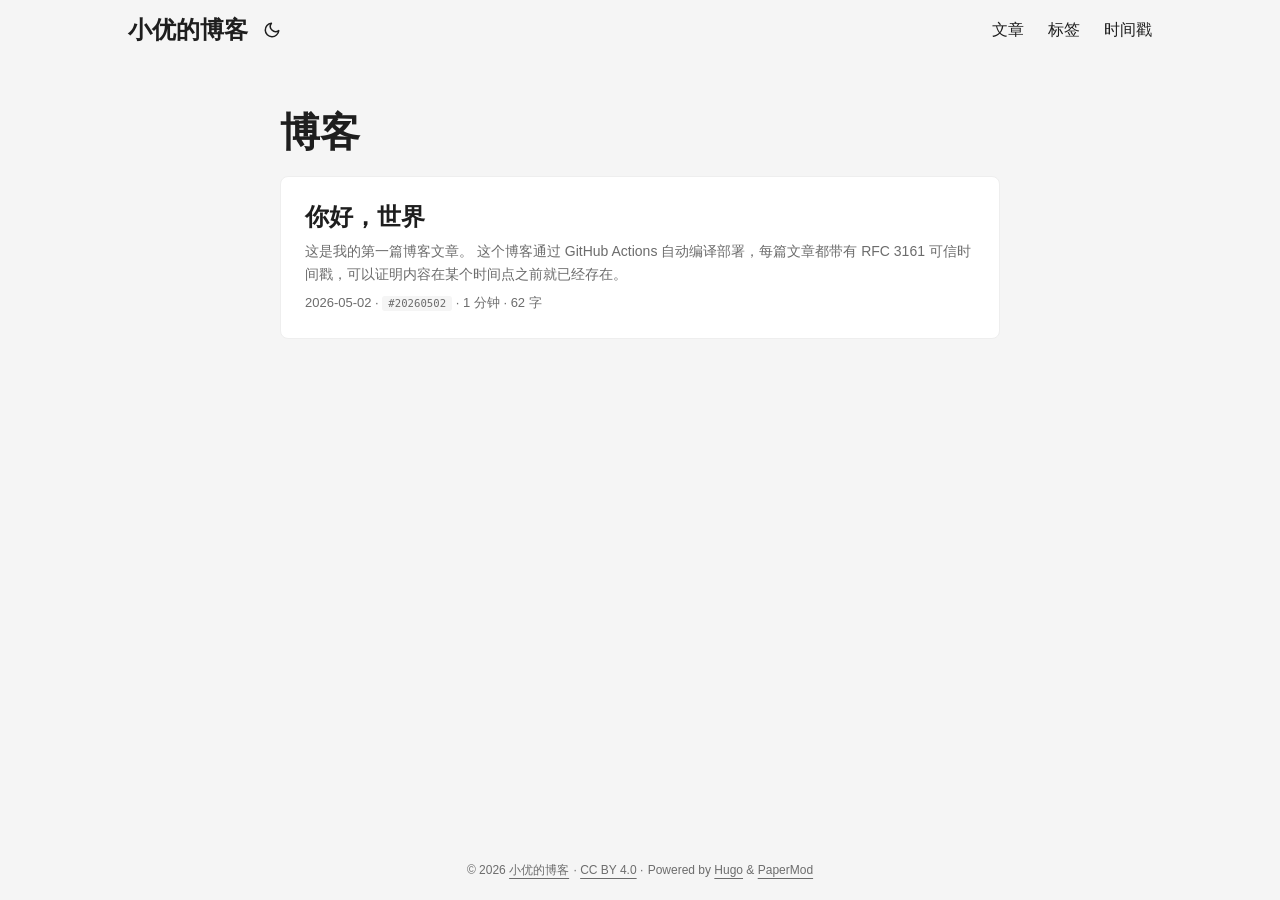
<file: tags/博客/index.html>
<!doctype html><html lang=en dir=auto data-theme=auto><head><meta charset=utf-8><meta http-equiv=X-UA-Compatible content="IE=edge"><meta name=viewport content="width=device-width,initial-scale=1,shrink-to-fit=no"><meta name=robots content="index, follow"><title>博客 | 小优的博客</title><meta name=keywords content><meta name=description content="记录想法与技术笔记"><meta name=author content><link rel=canonical href=https://vcxmug.github.io/tags/%E5%8D%9A%E5%AE%A2/><link crossorigin=anonymous href=/assets/css/stylesheet.a42ac573857bbf86f4fac79ca415074a29a6f8836ee8d543b2b0414a10167a03.css integrity="sha256-pCrFc4V7v4b0+secpBUHSimm+INu6NVDsrBBShAWegM=" rel="preload stylesheet" as=style><link rel=icon href=https://vcxmug.github.io/favicon.ico><link rel=icon type=image/png sizes=16x16 href=https://vcxmug.github.io/favicon-16x16.png><link rel=icon type=image/png sizes=32x32 href=https://vcxmug.github.io/favicon-32x32.png><link rel=apple-touch-icon href=https://vcxmug.github.io/apple-touch-icon.png><link rel=mask-icon href=https://vcxmug.github.io/safari-pinned-tab.svg><meta name=theme-color content="#2e2e33"><meta name=msapplication-TileColor content="#2e2e33"><link rel=alternate type=application/rss+xml href=https://vcxmug.github.io/tags/%E5%8D%9A%E5%AE%A2/index.xml title=rss><link rel=alternate hreflang=en href=https://vcxmug.github.io/tags/%E5%8D%9A%E5%AE%A2/><noscript><style>#theme-toggle,.top-link{display:none}</style><style>@media(prefers-color-scheme:dark){:root{--theme:rgb(29, 30, 32);--entry:rgb(46, 46, 51);--primary:rgb(218, 218, 219);--secondary:rgb(155, 156, 157);--tertiary:rgb(65, 66, 68);--content:rgb(196, 196, 197);--code-block-bg:rgb(46, 46, 51);--code-bg:rgb(55, 56, 62);--border:rgb(51, 51, 51);color-scheme:dark}.list{background:var(--theme)}.toc{background:var(--entry)}}</style></noscript><script>localStorage.getItem("pref-theme")==="dark"?document.querySelector("html").dataset.theme="dark":localStorage.getItem("pref-theme")==="light"?document.querySelector("html").dataset.theme="light":window.matchMedia("(prefers-color-scheme: dark)").matches?document.querySelector("html").dataset.theme="dark":document.querySelector("html").dataset.theme="light"</script><meta property="og:url" content="https://vcxmug.github.io/tags/%E5%8D%9A%E5%AE%A2/"><meta property="og:site_name" content="小优的博客"><meta property="og:title" content="博客"><meta property="og:description" content="记录想法与技术笔记"><meta property="og:locale" content="zh_cn"><meta property="og:type" content="website"><meta name=twitter:card content="summary"><meta name=twitter:title content="博客"><meta name=twitter:description content="记录想法与技术笔记"></head><body class=list id=top><header class=header><nav class=header-nav><div class=logo><a href=https://vcxmug.github.io/ accesskey=h title="小优的博客 (Alt + H)">小优的博客</a><div class=logo-switches><button id=theme-toggle class=theme-toggle accesskey=t title="(Alt + T)" aria-label="Toggle theme">
<svg class="moon" width="18" height="18" viewBox="0 0 24 24" fill="none" stroke="currentColor" stroke-width="2" stroke-linecap="round" stroke-linejoin="round"><path d="M21 12.79A9 9 0 1111.21 3 7 7 0 0021 12.79z"/></svg>
<svg class="sun" width="18" height="18" viewBox="0 0 24 24" fill="none" stroke="currentColor" stroke-width="2" stroke-linecap="round" stroke-linejoin="round"><circle cx="12" cy="12" r="5"/><line x1="12" y1="1" x2="12" y2="3"/><line x1="12" y1="21" x2="12" y2="23"/><line x1="4.22" y1="4.22" x2="5.64" y2="5.64"/><line x1="18.36" y1="18.36" x2="19.78" y2="19.78"/><line x1="1" y1="12" x2="3" y2="12"/><line x1="21" y1="12" x2="23" y2="12"/><line x1="4.22" y1="19.78" x2="5.64" y2="18.36"/><line x1="18.36" y1="5.64" x2="19.78" y2="4.22"/></svg></button></div></div><ul id=menu class=menu><li><a href=https://vcxmug.github.io/posts/ title=文章><span>文章</span></a></li><li><a href=https://vcxmug.github.io/tags/ title=标签><span>标签</span></a></li><li><a href=https://vcxmug.github.io/timestamp/ title=时间戳><span>时间戳</span></a></li></ul></nav></header><main class=main><header class=page-header><h1>博客</h1></header><article class="post-entry tag-entry"><header class=entry-header><h2 class=entry-hint-parent>你好，世界</h2></header><div class=entry-content><p>这是我的第一篇博客文章。
这个博客通过 GitHub Actions 自动编译部署，每篇文章都带有 RFC 3161 可信时间戳，可以证明内容在某个时间点之前就已经存在。</p></div><footer class=entry-footer><span title='2026-05-02 00:00:00 +0000 UTC'>2026-05-02</span>&nbsp;·&nbsp;<a href=/timestamp/ class=ts-badge title='RFC 3161 可信时间戳'>#20260502</a>&nbsp;·&nbsp;<span>1 分钟</span>&nbsp;·&nbsp;<span>62 字</span></footer><a class=entry-link aria-label="post link to 你好，世界" href=https://vcxmug.github.io/posts/hello-world/></a></article></main><footer class=footer><span>&copy; 2026 <a href=https://vcxmug.github.io/>小优的博客</a></span> ·
<a href=https://creativecommons.org/licenses/by/4.0/deed.zh>CC BY 4.0</a> ·
<span>Powered by
<a href=https://gohugo.io/ rel="noopener noreferrer" target=_blank>Hugo</a> &
<a href=https://github.com/adityatelange/hugo-PaperMod/ rel=noopener target=_blank>PaperMod</a></span></footer><a href=#top id=top-link class="top-link hidden" aria-label="go to top" title="Go to Top (Alt + G)" accesskey=g><svg viewBox="0 0 24 24" fill="none" stroke="currentColor" stroke-width="2" stroke-linecap="round" stroke-linejoin="round" class="feather feather-chevrons-up"><polyline points="17 11 12 6 7 11"/><polyline points="17 18 12 13 7 18"/></svg>
</a><script>let menu=document.getElementById("menu");if(menu){const e=localStorage.getItem("menu-scroll-position");e&&(menu.scrollLeft=parseInt(e,10)),menu.onscroll=function(){localStorage.setItem("menu-scroll-position",menu.scrollLeft)}}document.querySelectorAll('a[href^="#"]').forEach(e=>{e.addEventListener("click",function(e){e.preventDefault();var t=this.getAttribute("href").substr(1);window.matchMedia("(prefers-reduced-motion: reduce)").matches?document.querySelector(`[id='${decodeURIComponent(t)}']`).scrollIntoView():document.querySelector(`[id='${decodeURIComponent(t)}']`).scrollIntoView({behavior:"smooth"}),t==="top"?history.replaceState(null,null," "):history.pushState(null,null,`#${t}`)})})</script><script>var toplink=document.getElementById("top-link");window.onscroll=function(){const e=window.innerHeight;document.body.scrollTop>e||document.documentElement.scrollTop>e?toplink.classList.remove("hidden"):toplink.classList.add("hidden")}</script><script>document.getElementById("theme-toggle").addEventListener("click",()=>{const e=document.querySelector("html");e.dataset.theme==="dark"?(e.dataset.theme="light",localStorage.setItem("pref-theme","light")):(e.dataset.theme="dark",localStorage.setItem("pref-theme","dark"))})</script></body></html>
</file>
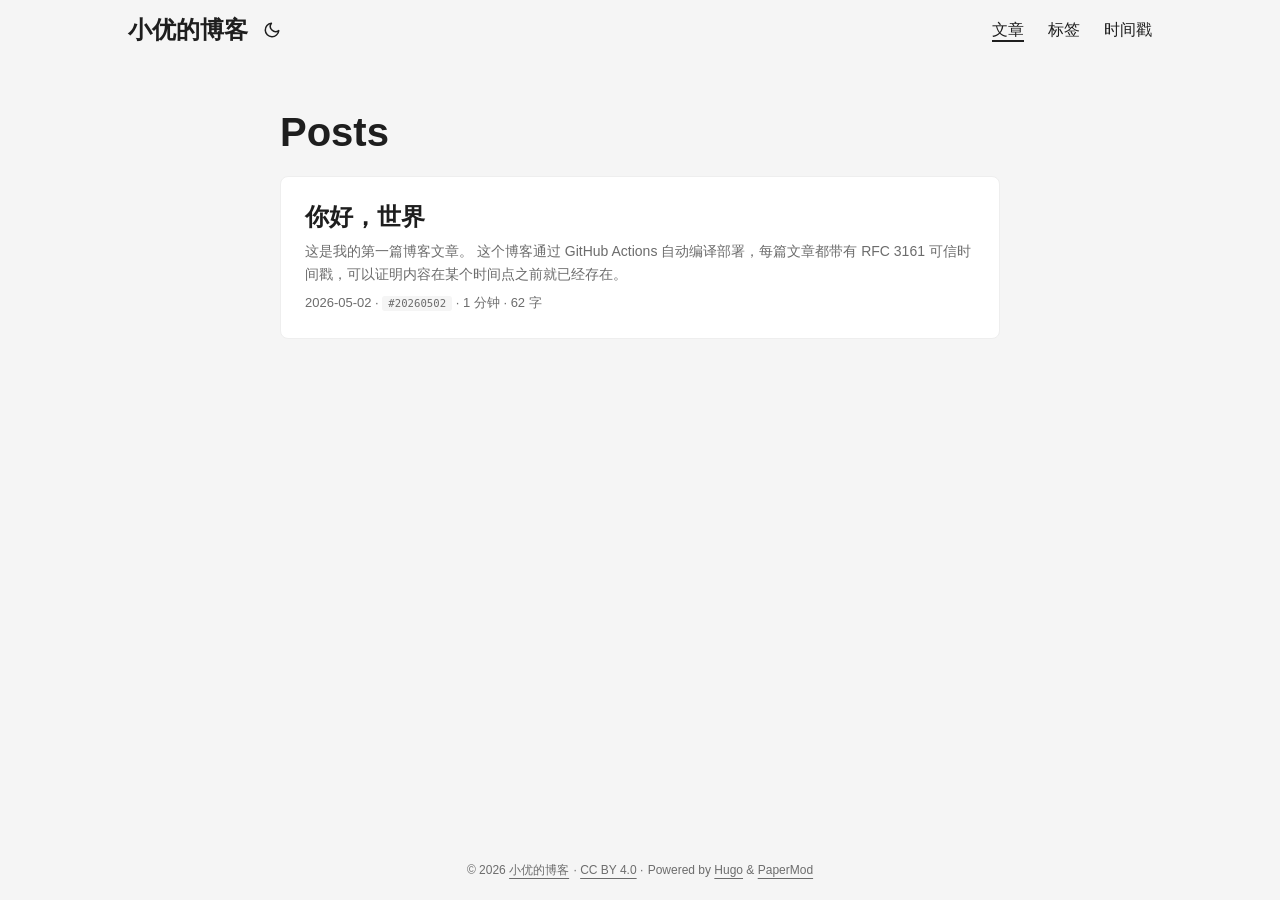
<file: posts/page/1/index.html>
<!doctype html><html lang=zh-cn><head><title>https://vcxmug.github.io/posts/</title><link rel=canonical href=https://vcxmug.github.io/posts/><meta charset=utf-8><meta http-equiv=refresh content="0; url=https://vcxmug.github.io/posts/"></head></html>
</file>
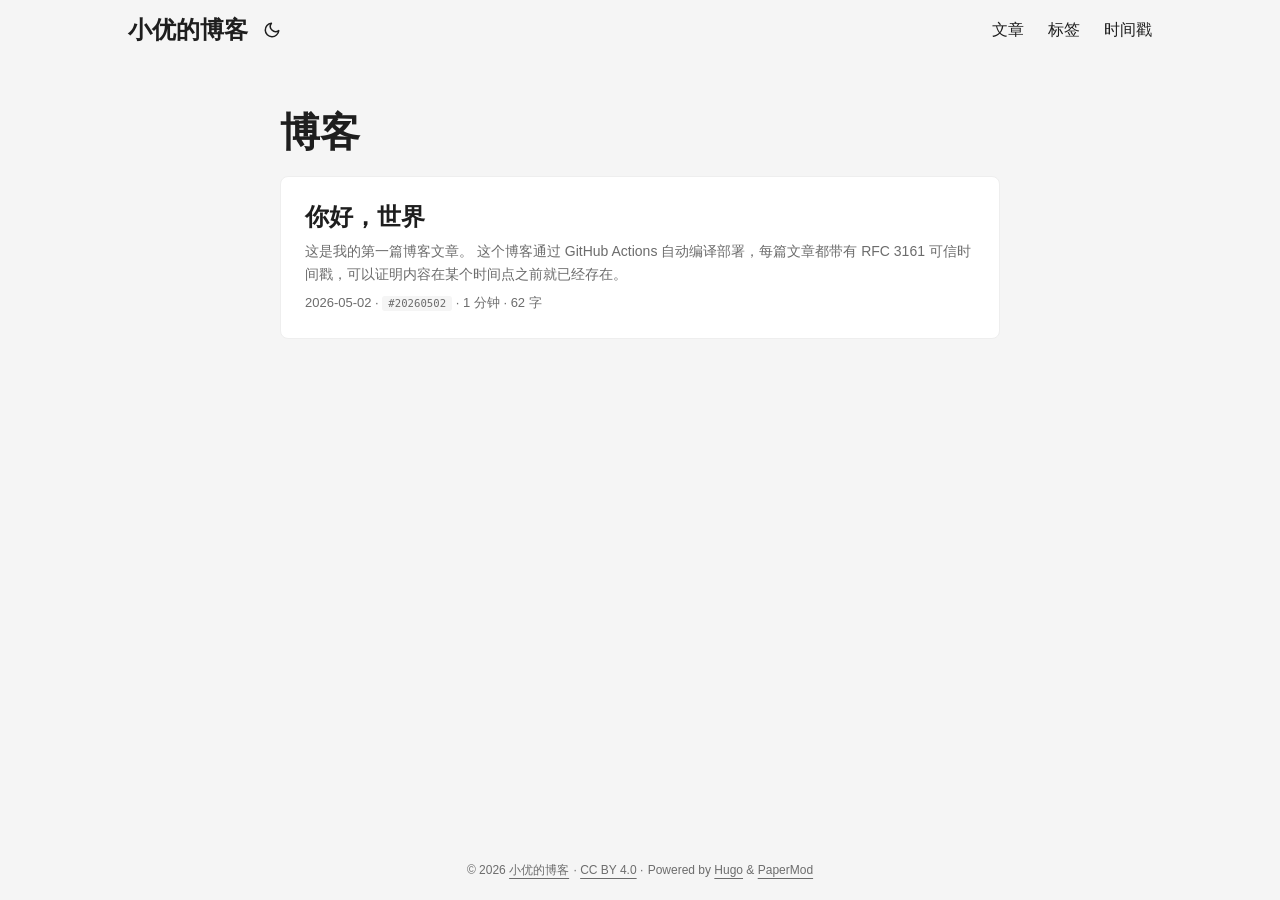
<file: tags/博客/page/1/index.html>
<!doctype html><html lang=zh-cn><head><title>https://vcxmug.github.io/tags/%E5%8D%9A%E5%AE%A2/</title><link rel=canonical href=https://vcxmug.github.io/tags/%E5%8D%9A%E5%AE%A2/><meta charset=utf-8><meta http-equiv=refresh content="0; url=https://vcxmug.github.io/tags/%E5%8D%9A%E5%AE%A2/"></head></html>
</file>
